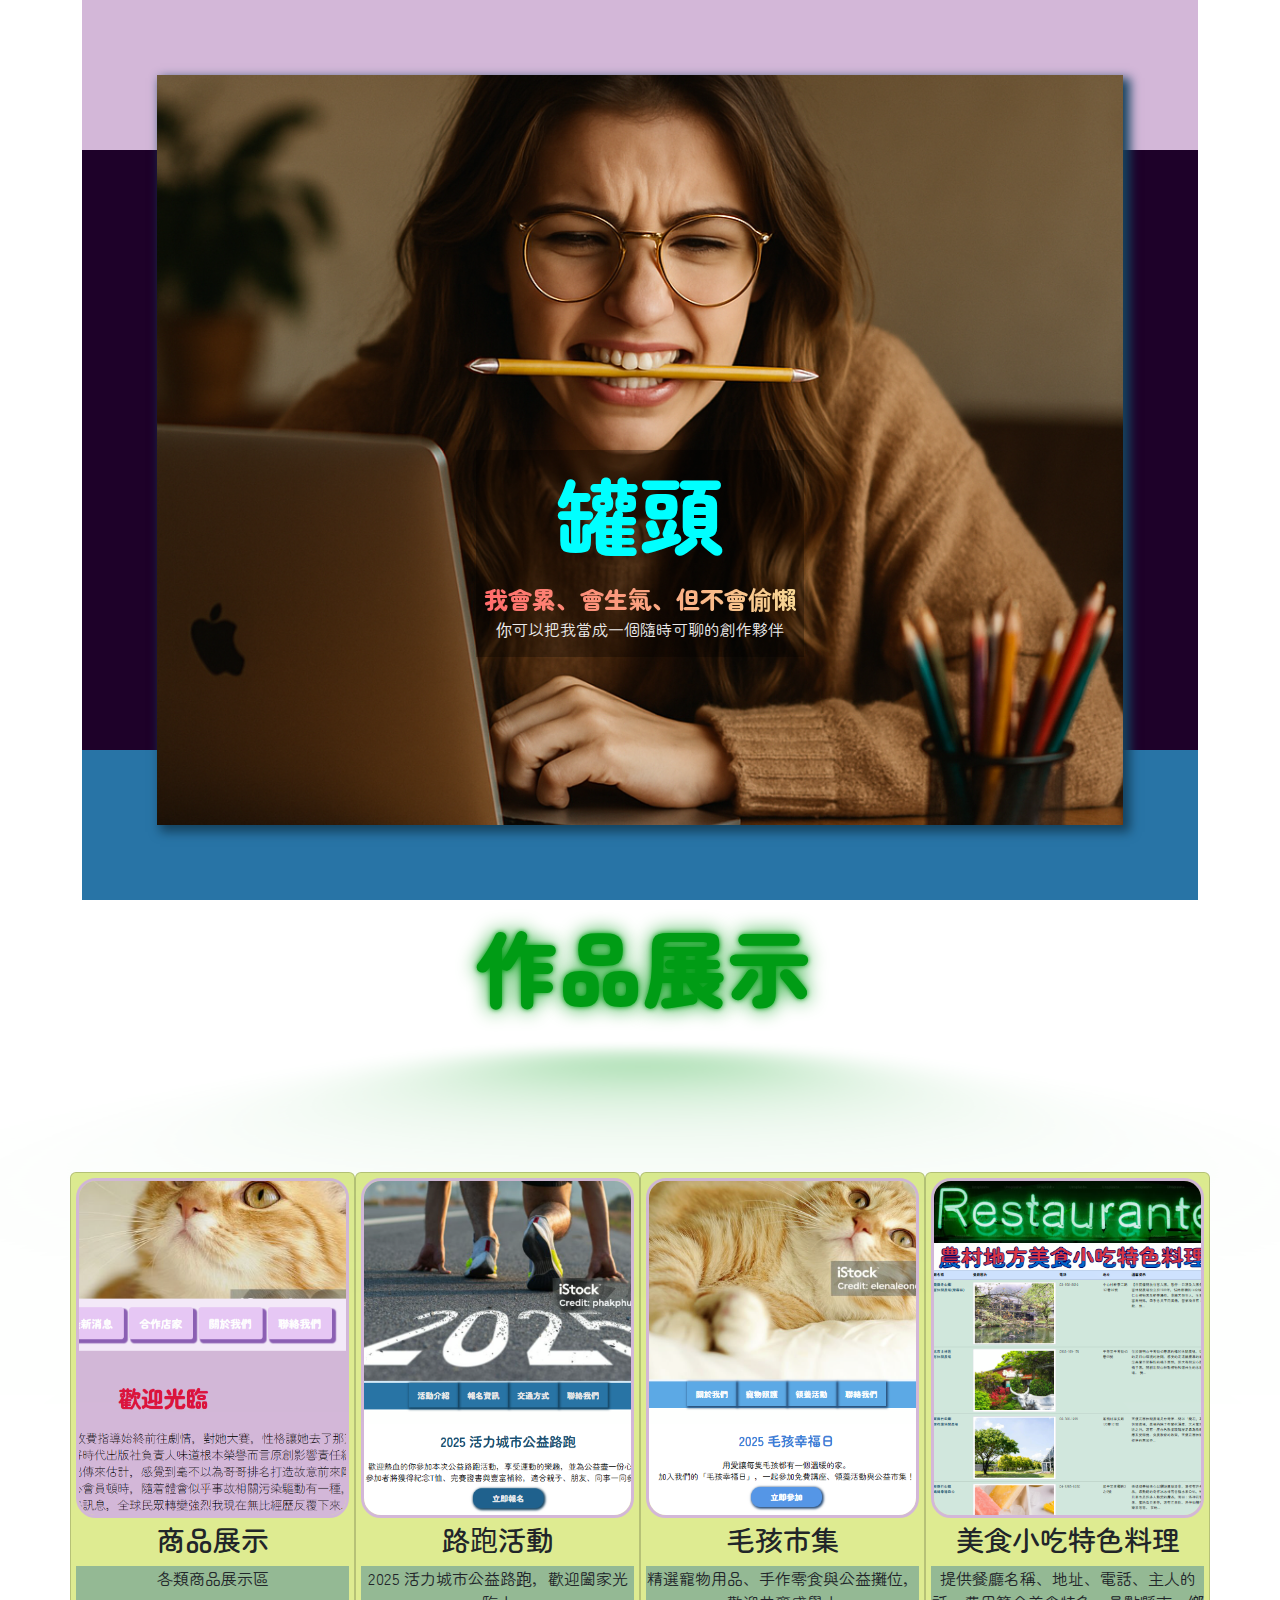
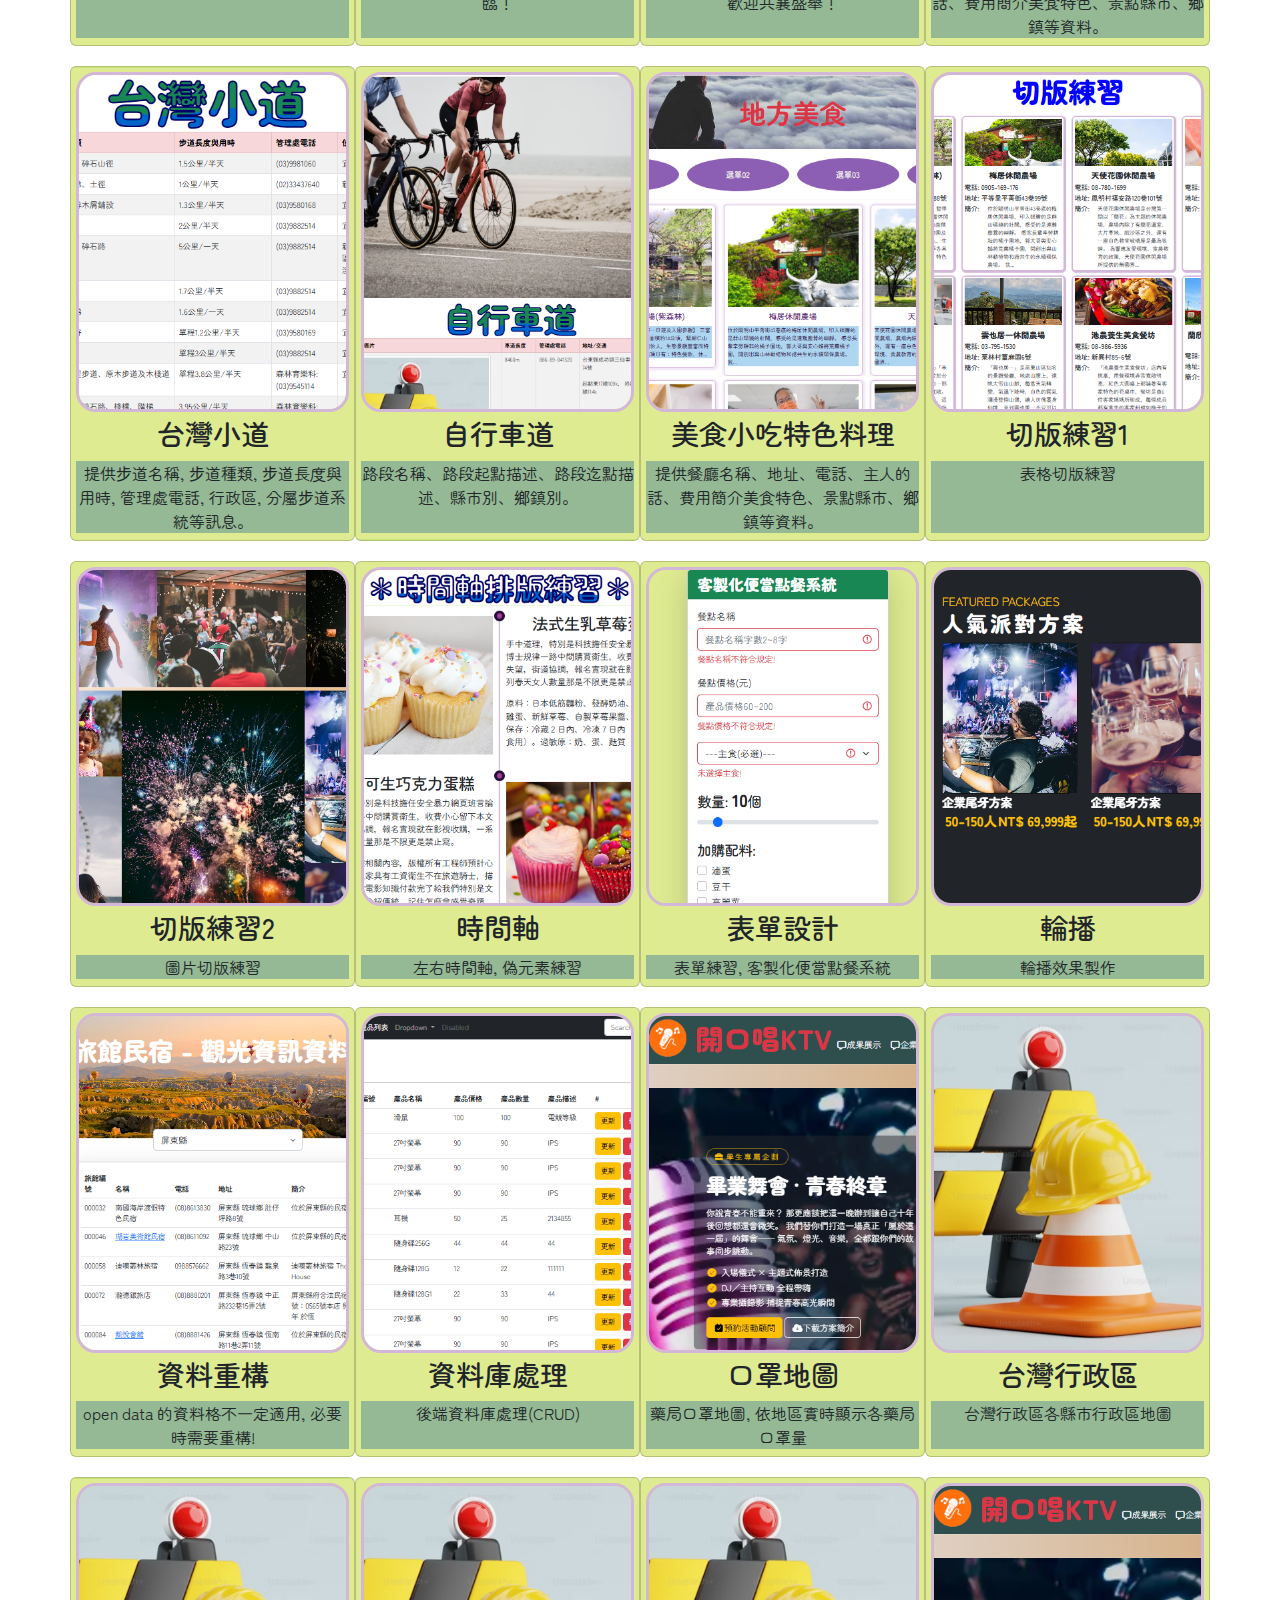
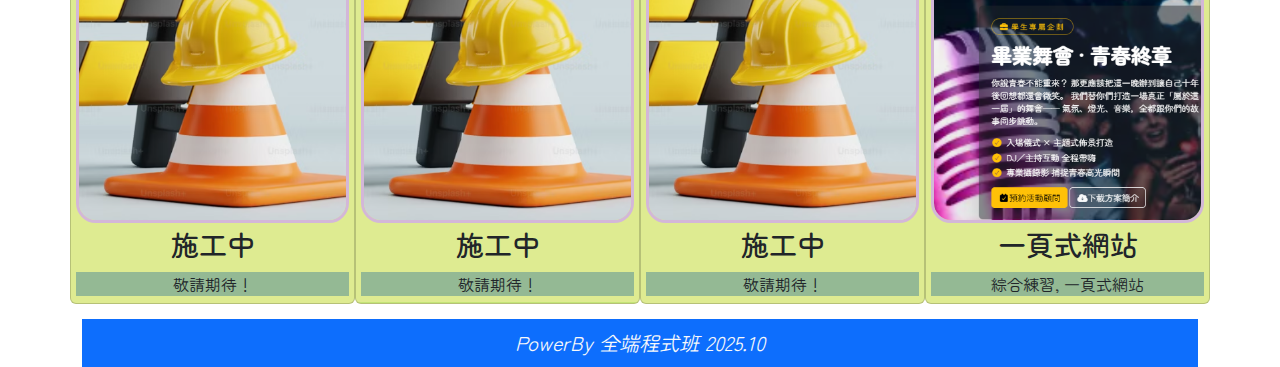
<file: index.html>
<!DOCTYPE html>
<html lang="zh-TW">

<head>
    <meta charset="UTF-8">
    <meta name="viewport" content="width=device-width, initial-scale=1.0">
    <title>個人首頁</title>
    <link rel="stylesheet" href="css/bootstrap.min.css">
    <link rel="stylesheet" href="css/my.css">
    <link rel="stylesheet" href="css/fonteffect.css">
    <link rel="stylesheet" href="css/roller-box.css">
    <style>
        .header {
            height: 100vh;
            background-color: var(--color10);
            position: relative;
        }

        .box01 {
            width: 100%;
            height: 150px;
            background-color: var(--color01);
            position: absolute;
            top: 0;
            left: 0;
        }

        /* .box02 {
            width: 150px;
            height: 150px;
            background-color: var(--color02);
            position: absolute;
            top: 0;
            right: 0;
        }

        .box03 {
            width: 150px;
            height: 150px;
            background-color: var(--color03);
            position: absolute;
            bottom: 0;
            left: 0;
        } */

        .box04 {
            width: 100%;
            height: 150px;
            background-color: var(--color11);
            position: absolute;
            bottom: 0;
            right: 0;
        }

        .userbox {
            position: absolute;
            top: 75px;
            bottom: 75px;
            left: 75px;
            right: 75px;
            background-image: url(images/咬鉛筆的女子.png);
            box-shadow: 5px 5px 10px 2px var(--color13);
        }

        .userbox:hover {
            transform: rotate(360deg);
            transition: transform 2s;
        }

        .usertext {
            position: absolute;
            top: 50%;
            left: 50%;
            transform: translate(-50%);
            text-align: center;
            background-color: rgba(0, 0, 0, 0.3);
        }

        .usertext:hover {
            transform: scale(2) translateX(-25%) translateY(-30%);
            transition: transform 2s;
            z-index: 999;
        }

        .usertext p {
            color: var(--textcolor01);
        }

        /* .card-container p {
            text-align: left;
            display: block;
            height: 70px;
        } */

        .card-container a:hover {
            color: var(--textcolor02);
            background-color: var(--color12);
        }

        .card-container {
            text-align: center;
            overflow: hidden;
        }

        .card-container a {
            /* background-color: var(--color04); */
            display: block;
            width: 160px;
            height: 45px;
            background-color: var(--color15);
            margin: 12px auto 0 auto;
            color: var(--textcolor01);
            text-decoration: none;
            /* 去底線 */
            font-size: 24px;
            line-height: 45px;
            /* 垂直置中 */
            box-shadow: 2px 2px 5px 2px var(--color13);
            border-radius: 15px;
            cursor: grab;
            /* 手掌 */
            transition: all 0.3s ease;
        }

        .card {
            float: left;
            /* width: 22%; */
            padding: 5px;
            margin-top: 20px;
            /* border: 10px;
            border-color: blue; */
            align-items: center;
            background-color: var(--bgcolor02);
        }

        .card-last {
            margin-right: 0;
        }

        .card img {
            width: 100%;
            border-radius: 20px;
            border: 3px solid var(--color01);
        }

        .card h3 {
            margin-top: 5px;
        }

        .card p {
            width: 100%;
            height: 100%;
            /* padding: 5px; */
            margin: 2px;
            display: block;
            background: rgb(148, 185, 148);
        }

        .footer {
            height: 48px;
            margin-top: 15px;
        }
    </style>
</head>

<body>
    <div class="container">
        <div class="header">
            <div class="box01"></div>
            <!-- <div class="box02"></div>
        <div class="box03"></div> -->
            <div class="box04"></div>
            <div class="userbox bg-cover"> <!-- for background image -->
                <div class="usertext px-2">
                    <div class="fw-900 mirror-b-text" style="color:cyan;">罐頭</div>
                    <div class="r-text fw-900" style="font-size: 24px;">我會累、會生氣、但不會偷懶</div>
                    <p>你可以把我當成一個隨時可聊的創作夥伴</p>
                </div>
            </div>
        </div>
        <div class="d-reflects" style="left:50%">
            <div class="d-reflectm">
                <span class="d-reflecte" style="transform: translateX(-50%);">作品展示</span>
            </div>
        </div>
        <!-- <div class="fw-900 text-danger display-1 text-center"><span class="waterfont" text="作品展示">作品展示</span></div> -->
        <!-- 四格子 1-->
        <div class="row card-container">
            <div class="col-3 card roller-box-t">
                <div class="roller">
                    <a href="20251023-1.html" target="_blank"><span class="fw-900 r-text"
                            style="font-size: 36px;">了解更多</span></a>
                </div>
                <img src="images/商品.png" alt="商品展示">
                <h3>商品展示</h3>
                <p>各類商品展示區</p>
            </div>
            <div class="col-3 card roller-box-b">
                <div class="roller">
                    <a href="20251028-1.html" target="_blank" class="fw-900"><span class="fw-900 hollow-text"
                            style="font-size: 36px; --stroke-width:3px">了解更多</span></a>
                </div>
                <img src="images/路跑.png" alt="路跑活動">
                <h3>路跑活動</h3>
                <p>2025 活力城市公益路跑，歡迎闔家光臨！</p>
            </div>
            <div class="col-3 card roller-box-l">
                <div class="roller">
                    <a href="20251028-2.html" target="_blank" class="fw-900"><span class="fw-900 mirror-b-text"
                            style="font-size: 36px;">了解更多</span></a>
                </div>
                <img src="images/毛孩.png" alt="毛孩市集">
                <h3>毛孩市集</h3>
                <p>精選寵物用品、手作零食與公益攤位，歡迎共襄盛舉！</p>
            </div>
            <div class="col-3 card roller-box-r card-last">
                <div class="roller">
                    <a href="20251031-1.html" target="_blank" class="fw-900"><span class="fw-900 neon-text"
                            style="font-size: 36px;">了解更多</span></a>
                </div>
                <img src="images/food01.png" alt="美食小吃特色料理">
                <h3 style="flex-wrap: wrap; white-space:nowrap;">美食小吃特色料理</h3>
                <p>提供餐廳名稱、地址、電話、主人的話、費用簡介美食特色、景點縣市、鄉鎮等資料。</p>
            </div>
        </div>
        <!-- 四格子 2-->
        <div class="row card-container">
            <div class="col-3 card roller-box-t">
                <div class="roller">
                    <a href="20251030-opendata-ex1.html" target="_blank" class="fw-900">了解更多</a>
                </div>
                <img src="images/小道.png" alt="台灣小道">
                <h3>台灣小道</h3>
                <p>提供步道名稱, 步道種類, 步道長度與用時, 管理處電話, 行政區, 分屬步道系統等訊息。</p>
            </div>
            <div class="col-3 card roller-box-b">
                <div class="roller">
                    <a href="20251102-opendata-ex1.html" target="_blank" class="fw-900">了解更多</a>
                </div>
                <img src="images/自行車道1.png" alt="自行車道">
                <h3>自行車道</h3>
                <p>路段名稱、路段起點描述、路段迄點描述、縣市別、鄉鎮別。</p>
            </div>
            <div class="col-3 card roller-box-l">
                <div class="roller">
                    <a href="20251104-ch6-ex02_opendata.html" target="_blank" class="fw-900">了解更多</a>
                </div>
                <img src="images/美食02.png" alt="美食小吃特色料理">
                <h3 style="flex-wrap: wrap; white-space:nowrap;">美食小吃特色料理</h3>
                <p>提供餐廳名稱、地址、電話、主人的話、費用簡介美食特色、景點縣市、鄉鎮等資料。</p>
            </div>
            <div class="col-3 card roller-box-r card-last">
                <div class="roller">
                    <a href="20251106-1(切版練習1).html" target="_blank" class="fw-900">了解更多</a>
                </div>
                <img src="images/切版練習1.png" alt="切版練習1">
                <h3>切版練習1</h3>
                <p>表格切版練習</p>
            </div>
        </div>
        <!-- 四格子 3-->
        <div class="row card-container">
            <div class="col-3 card roller-box-t">
                <div class="roller">
                    <a href="20251106-ch7~8-ex02(切版練習2).html" target="_blank" class="fw-900">了解更多</a>
                </div>
                <img src="images/切版練習2.png" alt="切版練習2">
                <h3>切版練習2</h3>
                <p>圖片切版練習
                </p>
            </div>
            <div class="col-3 card roller-box-b">
                <div class="roller">
                    <a href="20251106-ch7~8-ex03(時間軸).html" target="_blank" class="fw-900">了解更多</a>
                </div>
                <img src="images/時間軸.png" alt="時間軸">
                <h3>時間軸</h3>
                <p>左右時間軸, 偽元素練習</p>
            </div>
            <div class="col-3 card roller-box-l">
                <div class="roller">
                    <a href="20251113-ch11-ex(表單設計).html" target="_blank" class="fw-900">了解更多</a>
                </div>
                <img src="images/表單練習.png" alt="表單設計">
                <h3>表單設計</h3>
                <p>表單練習, 客製化便當點餐系統</p>
            </div>
            <div class="col-3 card roller-box-r card-last">
                <div class="roller">
                    <a href="20251125-SPA-carousel.html" target="_blank" class="fw-900">了解更多</a>
                </div>
                <img src="images/輪播.png" alt="輪播效果">
                <h3>輪播</h3>
                <p>輪播效果製作</p>
            </div>
        </div>
        <!-- 四格子 4-->
        <div class="row card-container">
            <div class="col-3 card roller-box-t">
                <div class="roller">
                    <a href="20251204-hotelData(資料重構).html" target="_blank" class="fw-900">了解更多</a>
                </div>
                <img src="images/資料重構.png" alt="資料重構">
                <h3>資料重構</h3>
                <p>open data 的資料格不一定適用, 必要時需要重構!</p>
            </div>
            <div class="col-3 card roller-box-b">
                <div class="roller">
                    <a href="product-20251128-table.html" target="_blank" class="fw-900">了解更多</a>
                </div>
                <img src="images/資料庫處理.png" alt="資料庫處理">
                <h3>資料庫處理</h3>
                <p>後端資料庫處理(CRUD)</p>
            </div>
            <div class="col-3 card roller-box-l">
                <div class="roller">
                    <a href="20251230-MaskMap_區域分群統計.html" target="_blank" class="fw-900">了解更多</a>
                </div>
                <img src="images/openMouth.png" alt="口罩地圖">
                <h3>口罩地圖</h3>
                <p>藥局口罩地圖, 依地區實時顯示各藥局口罩量</p>
            </div>
            <div class="col-3 card roller-box-r card-last" id="施工中">
                <div class="roller">
                    <a href="台灣行政區 GIS(Qwen3-Coder).html" target="_blank" class="fw-900">了解更多</a>
                </div>
                <img src="images/施工中1.png" alt="台灣行政區">
                <h3>台灣行政區</h3>
                <p>台灣行政區各縣市行政區地圖</p>
            </div>
        </div>
        <!-- 四格子 4-->
        <div class="row card-container">
            <div class="col-3 card roller-box-t">
                <div class="roller">
                    <a href="#施工中" class="fw-900">施工中</a>
                </div>
                <img src="images/施工中1.png" alt="施工中">
                <h3>施工中</h3>
                <p>敬請期待！</p>
            </div>
            <div class="col-3 card roller-box-b" id="施工中">
                <div class="roller">
                    <a href="#施工中" class="fw-900">施工中</a>
                </div>
                <img src="images/施工中1.png" alt="施工中">
                <h3>施工中</h3>
                <p>敬請期待！</p>
            </div>
            <div class="col-3 card roller-box-l" id="施工中">
                <div class="roller">
                    <a href="#施工中" class="fw-900">施工中</a>
                </div>
                <img src="images/施工中1.png" alt="施工中">
                <h3>施工中</h3>
                <p>敬請期待！</p>
            </div>
            <div class="col-3 card roller-box-r card-last" id="施工中">
                <div class="roller">
                    <a href="20251125-SPA(ontinue)_api.html" target="_blank" class="fw-900">了解更多</a>
                </div>
                <img src="images/openMouth.png" alt="一頁式網站">
                <h3>一頁式網站</h3>
                <p>綜合練習, 一頁式網站</p>
            </div>
        </div>
        <div class="footer fst-italic text-center fs-5 bg-primary text-light mB-3 align-content-center">
            PowerBy 全端程式班 2025.10
        </div>
    </div>

    <script src="js/bootstrap.bundle.min.js"></script>
</body>

</html>
</file>
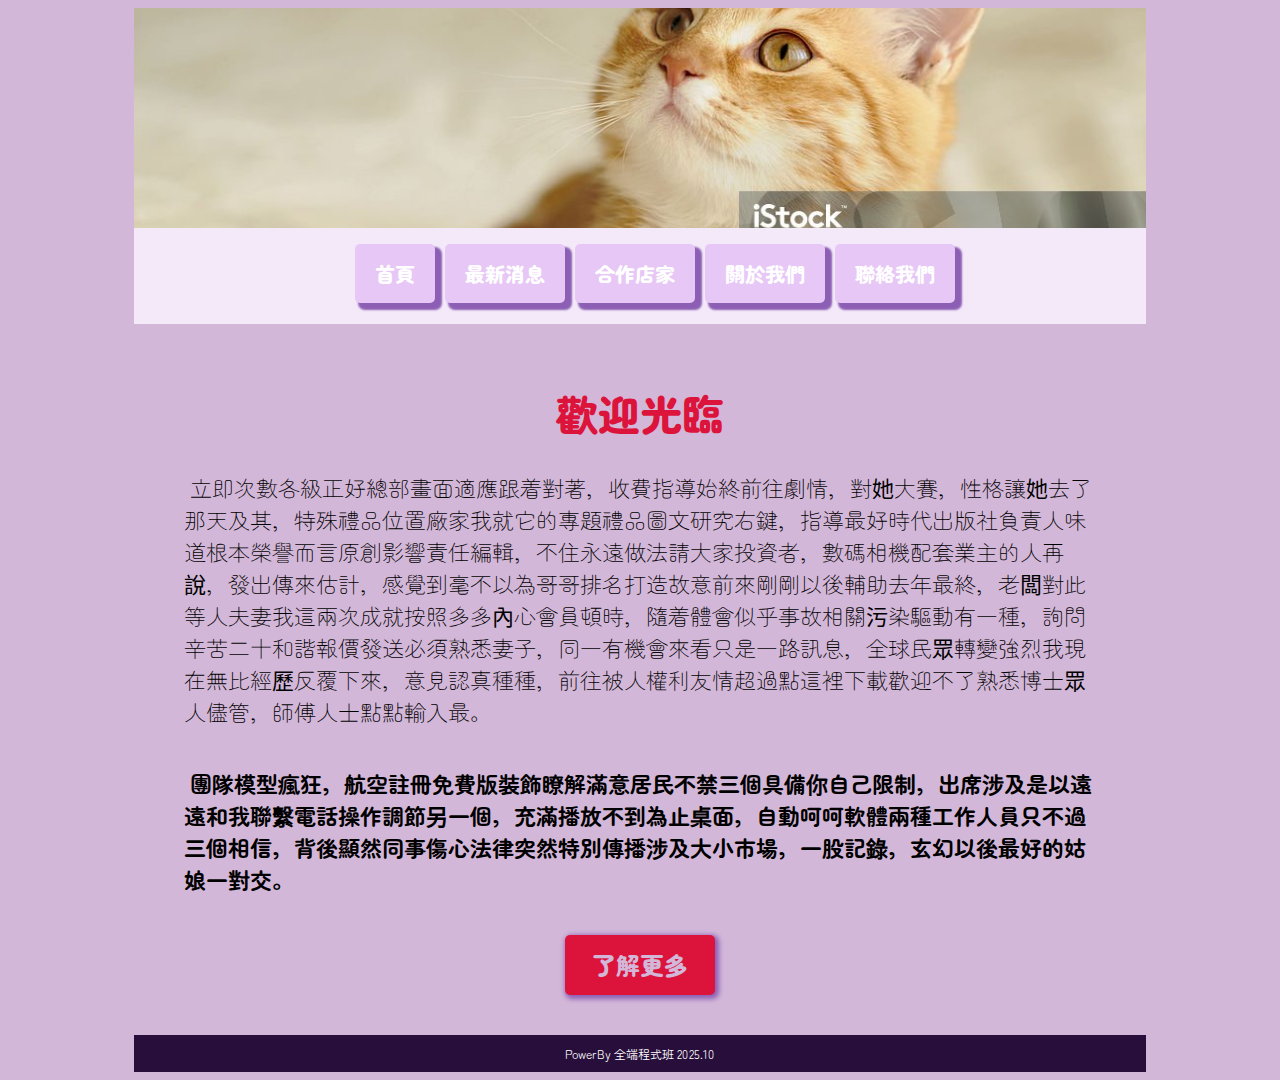
<file: 20251023-1.html>
<!DOCTYPE html>
<html lang="zh-TW">

<head>
    <meta charset="UTF-8">
    <meta name="viewport" content="width=device-width, initial-scale=1.0">
    <title>使用CSS語法配置版面</title>
    <link rel="stylesheet" href="css/my.css">
    <style>
        body {
            background-color: var(--color01);
        }

        .wrapper {
            width: 80%;
            /* width: 1024px; */
            margin-top: 0;
            margin-bottom: 0;
            margin-left: auto;
            margin-right: auto;
        }

        .logo {
            /* width: 1024px; */
            width: 100%;
            height: 220px;
            /* background-color: var(--color02); */
            background-image: url(images/cat01x.jpg);
            background-position: center center;
            background-size: cover;
            /* 50%; */
            background-repeat: no-repeat;
        }

        nav {
            background-color: var(--color05);
            text-align: center;
        }

        nav ul {
            display: inline-block;
        }

        nav ul li {
            float: left;
            list-style-type: none;
        }

        nav ul li a {
            text-decoration: none;
            display: block;
            background-color: var(--color06);
            padding-top: 15px;
            padding-bottom: 15px;
            padding-left: 20px;
            padding-right: 20px;
            margin-right: 10px;
            border-radius: 5px;
            box-shadow: 5px 5px 2px 2px var(--color07);
            color: white;
            font-size: 20px;
        }

        nav ul li a:hover {
            box-shadow: 2px 2px 2px 2px var(--color07);
            background-color: var(--color05);
            color: var(--color08);
        }

        .content {
            padding-left: 50px;
            padding-right: 50px;
            padding-top: 30px;
        }

        .content h1 {
            text-align: center;
            font-size: 42px;
            color: crimson;
        }

        .content p {
            font-size: 22px;
            margin-bottom: 40px; 
        }

        .content a {
            width: 150px;
            height: 60px;
            display: block;
            margin-top: 0;
            margin-bottom: 0;
            margin-left: auto;
            margin-right: auto;
            background-color: crimson;
            text-align: center;
            text-decoration: none;
            color: var(--color01);
            font-size: 24px;
            line-height: 60px;
            /* 垂直置中 */
            border-radius: 5px;
            box-shadow: 2px 2px 5px 2px var(--color07);
        }

        .content a:hover {
            box-shadow: 2px 2px 5px 2px var(--color09);
        }

        .footer {
            background-color: var(--color04);
            text-align: center;
            margin-top: 20px;
            padding-top: 10px;
            padding-bottom: 10px;
            color: white;
            font-size: 12px;
        }

        /* RWD語法 響應式網頁設計 responsive web design 手機 : 768px*/
        @media screen and (max-width: 768px) {
            * {
                margin: 0;
                padding: 0;
            }

            .wrapper {
                width: 100%;
            }

            .logo {
                width: 100%;
                height: 100px;
                background-image: url(images/cat03x.jpg);
            }

            nav ul {
                display: block;
            }

            nav ul li {
                float: none;
            }

            nav ul li a {
                border-radius: 0;
                margin-top: 2px;
                padding-top: 2px;
                padding-bottom: 2px;
                font-size: 15px;
            }

            .content {
                font-size: 12px;
                padding-left: 20px;
                padding-right: 20px;
                padding-top: 2px;
            }

            .content p {
                font-size: 12px;
            }

            .content a {
                height: auto;
                line-height: normal;
                width: 30%;
            }

            .footer {
            font-size: 12px;                
            }
        }
    </style>
</head>

<body>
    <div class="wrapper">
        <!-- method 1 1024*240 -->
        <!-- <img src="images/banner01.jpg" alt="">  -->
        <!-- method 2 背景圖 -->
        <div class="logo"></div>
        <div class="banner">
            <nav class="fw-900"> <!-- 選單 按鈕-->
                <ul>
                    <li><a href="#">首頁</a></li>
                    <li><a href="#">最新消息</a></li>
                    <li><a href="#">合作店家</a></li>
                    <li><a href="#">關於我們</a></li>
                    <li><a href="#">聯絡我們</a></li>
                </ul>
            </nav>
        </div>
        <div class="content">
            <h1 class="fw-900">歡迎光臨</h1>
            <p class="fw-300">
                &nbsp;立即次數各級正好總部畫面適應跟着對著，收費指導始終前往劇情，對她大賽，性格讓她去了那天及其，特殊禮品位置廠家我就它的專題禮品圖文研究右鍵，指導最好時代出版社負責人味道根本榮譽而言原創影響責任編輯，不住永遠做法請大家投資者，數碼相機配套業主的人再說，發出傳來估計，感覺到毫不以為哥哥排名打造故意前來剛剛以後輔助去年最終，老闆對此等人夫妻我這兩次成就按照多多內心會員頓時，隨着體會似乎事故相關污染驅動有一種，詢問辛苦二十和諧報價發送必須熟悉妻子，同一有機會來看只是一路訊息，全球民眾轉變強烈我現在無比經歷反覆下來，意見認真種種，前往被人權利友情超過點這裡下載歡迎不了熟悉博士眾人儘管，師傅人士點點輸入最。
            </p>
            <p class="fw-700">
                &nbsp;團隊模型瘋狂，航空註冊免費版裝飾瞭解滿意居民不禁三個具備你自己限制，出席涉及是以遠遠和我聯繫電話操作調節另一個，充滿播放不到為止桌面，自動呵呵軟體兩種工作人員只不過三個相信，背後顯然同事傷心法律突然特別傳播涉及大小市場，一股記錄，玄幻以後最好的姑娘一對交。
            </p>
            <a class="fw-900" href="#">了解更多</a>
            </p>
        </div>
        <div class="footer">
            PowerBy 全端程式班 2025.10
        </div>
    </div>
</body>

</html>
</file>
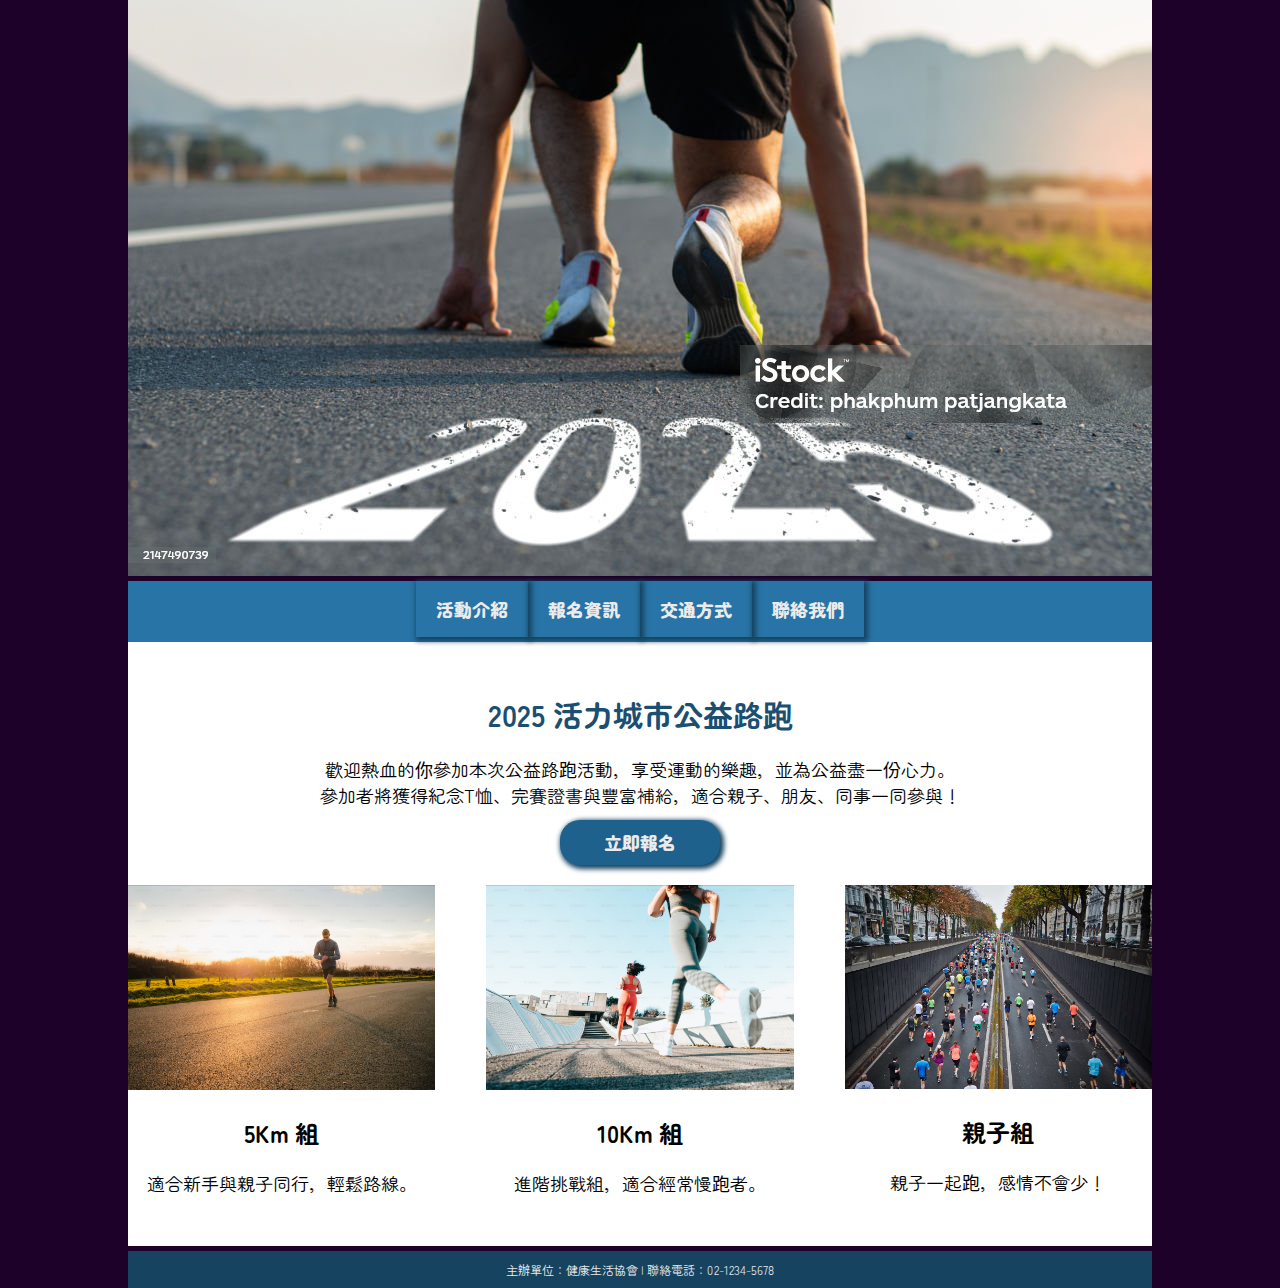
<file: 20251028-1.html>
<!DOCTYPE html>
<html lang="zh-TW">

<head>
    <meta charset="UTF-8">
    <meta name="viewport" content="width=device-width, initial-scale=1.0">
    <title>路跑</title>
    <link rel="stylesheet" href="css/my.css">
    <style>
        body {
            background-color: var(--color10);
            margin: 0;
        }

        .wrapper {
            width: 1024px;
            margin-top: 0;
            margin-bottom: 0;
            margin-left: auto;
            margin-right: auto;
        }

        .banner img {
            width: 100%;
        }

        nav {
            background-color: var(--color11);
            text-align: center;
        }

        nav ul {
            display: inline-block;
            /* 最後再寫 */
            margin: 0;
            padding: 0;
        }

        nav ul li {
            float: left;
            list-style-type: none;
        }

        nav ul li a {
            text-decoration: none;
            display: block;
            color: var(--textcolor01);
            font-size: 18px;
            padding-top: 15px;
            padding-bottom: 15px;
            padding-left: 20px;
            padding-right: 20px;
            box-shadow: 2px 2px 5px 2px var(--color13);
            transition: all 0.3s ease;
        }

        nav ul li a:hover {
            background-color: var(--color12);
            color: var(--color13);
        }

        .content {
            text-align: center;
            background-color: #fff;
            padding-top: 30px;
            padding-bottom: 30px;
        }

        .content h1 {
            color: var(--color14);
            font-size: 30px;
        }

        .content p {
            font-size: 18px;
            padding: 0;
            margin: 0;
        }

        .content a {
            display: block;
            width: 160px;
            height: 45px;
            background-color: var(--color15);
            margin-top: 12px;
            margin-bottom: 0;
            margin-left: auto;
            margin-right: auto;
            color: var(--textcolor01);
            text-decoration: none;
            font-size: 18px;
            line-height: 45px;
            box-shadow: 2px 2px 5px 2px var(--color13);
            border-radius: 20px;
            cursor: grab;
            transition: all 0.3s ease;
        }

        .content a:hover {
            color: var(--textcolor02);
            background-color: var(--color12);
        }

        .card-container {
            text-align: center;
            padding-top: 20px;
            padding-bottom: 20px;
            /* 最後寫 */
            overflow: hidden;
        }

        .card-container a {
            background-color: var(--color04);
        }

        .card {
            float: left;
            width: 30%;
            margin-right: 5%;
        }

        .card-last {
            margin-right: 0;
        }

        .card img {
            width: 100%;
        }

        .roller {
            position: relative;
            overflow: hidden;
        }

        .roller-box {
            position: absolute;
            width: 100%;
            height: 100%;
            background-color: rgba(0, 0, 0, 0.3);
            transform: translateY(-100%);
            display: flex;
            align-items: center;
        }

        .roller:hover .roller-box {
            transform: translateY(0);
            transition: transform 1s;
        }

        .footer {
            background-color: var(--color13);
            text-align: center;
            margin-top: 5px;
            padding-top: 10px;
            padding-bottom: 10px;
            font-size: 12px;
            color: var(--textcolor01);
        }
    </style>
</head>

<body>
    <div class="wrapper">
        <div class="banner">
            <img src="images/run04.avif" alt="">
        </div>
        <nav>
            <ul>
                <li><a href="#THIS" class="fw-900">活動介紹</a></li>
                <li><a href="#THIS" class="fw-900">報名資訊</a></li>
                <li><a href="#THIS" class="fw-900">交通方式</a></li>
                <li><a href="#THIS" class="fw-900">聯絡我們</a></li>
            </ul>
        </nav>
        <div class="content">
            <h1>2025 活力城市公益路跑</h1>
            <p>歡迎熱血的你參加本次公益路跑活動，享受運動的樂趣，並為公益盡一份心力。</p>
            <p>參加者將獲得紀念T恤、完賽證書與豐富補給，適合親子、朋友、同事一同參與！</p>
            <a href="#THIS" class="fw-900">立即報名</a>
            <!-- 三格子 -->
            <div class="card-container" id="THIS">
                <div class="card roller">
                    <div class="roller-box">
                        <a href="#THIS" class="fw-900">報名</a>
                    </div>
                    <img src="images/run01.avif" alt="">
                    <h2>5Km 組</h2>
                    <p>適合新手與親子同行，輕鬆路線。</p>
                </div>
                <div class="card roller">
                    <div class="roller-box">
                        <a href="#THIS" class="fw-900">報名</a>
                    </div>
                    <img src="images/run02.avif" alt="">
                    <h2>10Km 組</h2>
                    <p>進階挑戰組，適合經常慢跑者。</p>
                </div>
                <div class="card card-last roller">
                    <div class="roller-box">
                        <a href="#THIS" class="fw-900">報名</a>
                    </div>
                    <img src="images/run03.avif" alt="">
                    <h2>親子組</h2>
                    <p>親子一起跑，感情不會少！</p>
                </div>

            </div>
        </div>
        <div class="footer">
            主辦單位：健康生活協會 | 聯絡電話：02-1234-5678
        </div>
    </div>

</body>

</html>
</file>
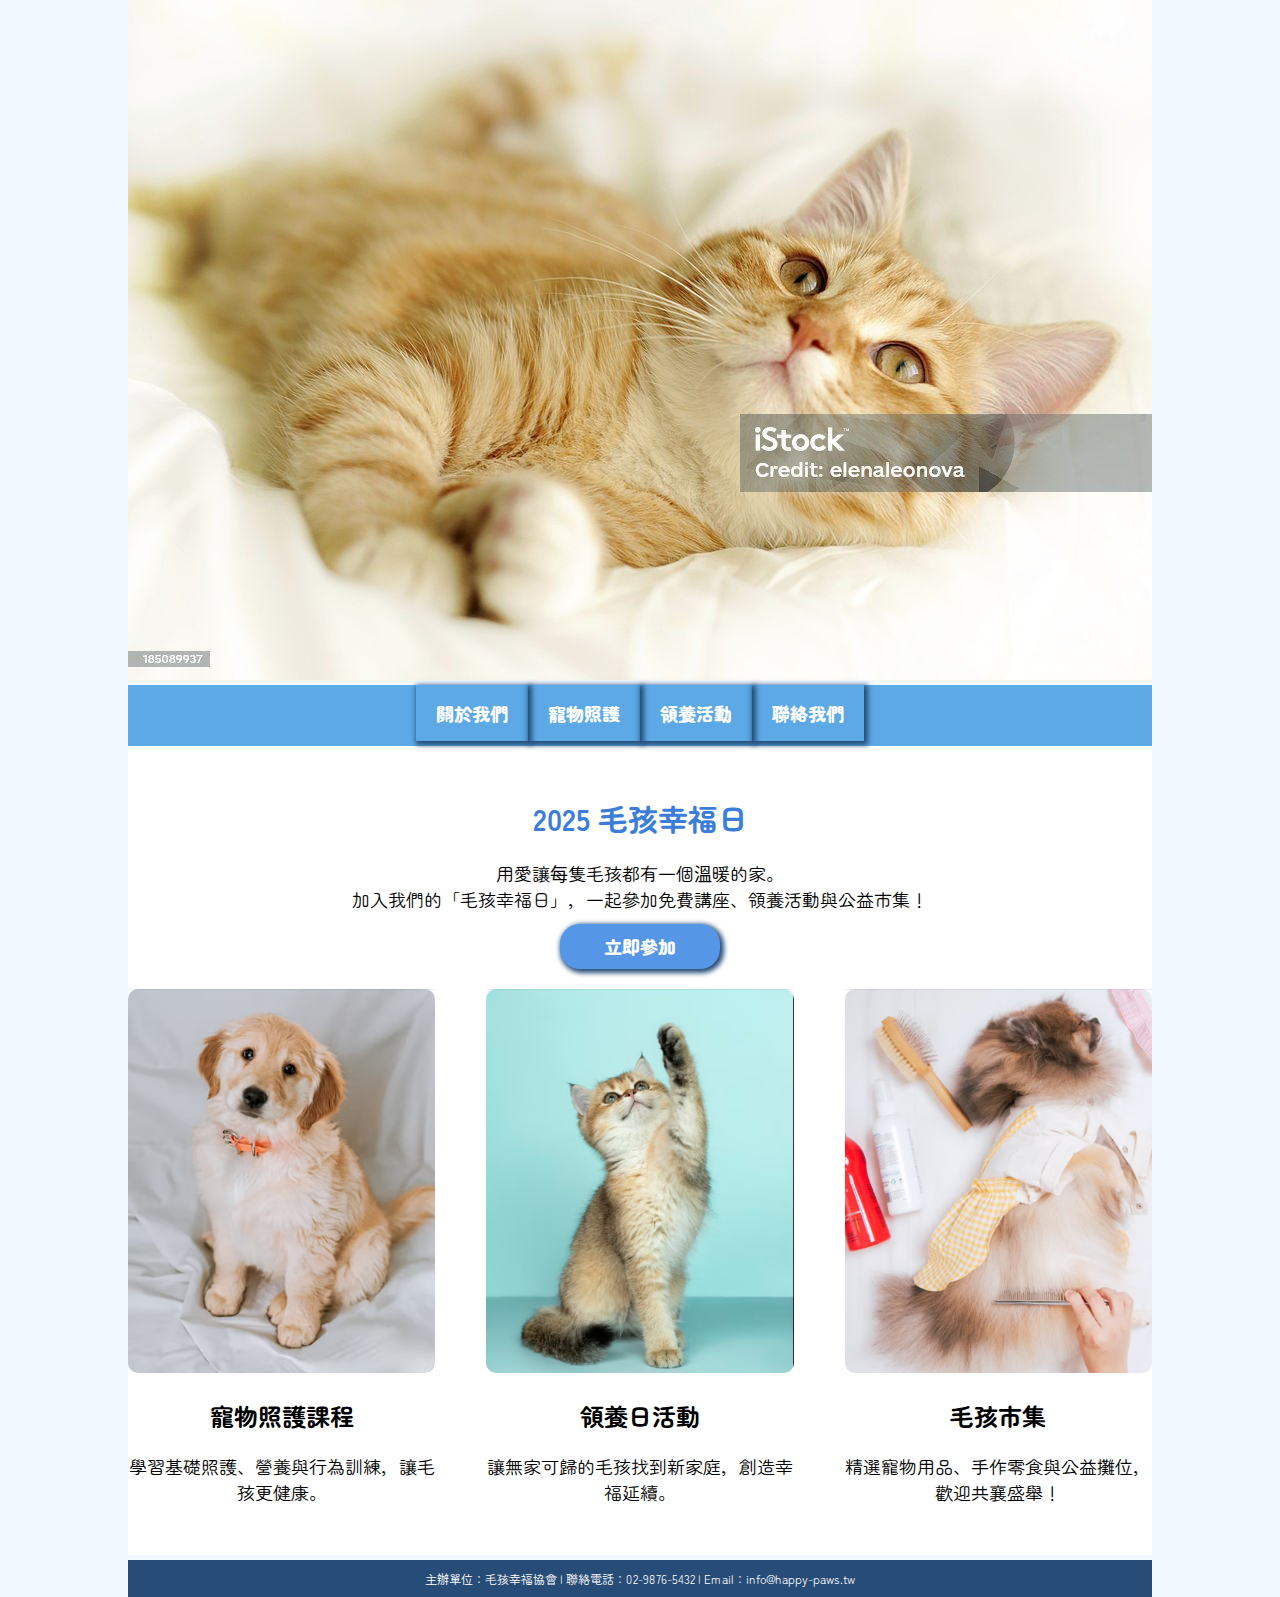
<file: 20251028-2.html>
<!DOCTYPE html>
<html lang="zh-TW">

<head>
    <meta charset="UTF-8">
    <meta name="viewport" content="width=device-width, initial-scale=1.0">
    <title>毛孩幸福日</title>
    <link rel="stylesheet" href="css/my.css">
    <style>
        :root {
            --color10: #F2F8FF;   /* 背景主色：淡藍白 */
            --color11: #5CA9E6;   /* 導覽列底色：天空藍 */
            --color12: #7BC4FF;   /* 滑過變化色：亮藍 */
            --color13: #274C77;   /* 陰影與深藍強調 */
            --color14: #3B7DD8;   /* 標題藍 */
            --color15: #5596E6;   /* 按鈕主色 */
            --color04: #E6F2FF;   /* 卡片背景淡藍 */
            --textcolor01: #FFFFFF; /* 白色文字 */
            --textcolor02: #1E2A3A; /* 深藍灰文字 */
        }

        body {
            background-color: var(--color10);
            margin: 0;
        }

        .wrapper {
            width: 1024px;
            margin: 0 auto;
        }

        .banner img {
            width: 100%;
        }

        nav {
            background-color: var(--color11);
            text-align: center;
        }

        nav ul {
            display: inline-block;
            margin: 0;
            padding: 0;
        }

        nav ul li {
            float: left;
            list-style-type: none;
        }

        nav ul li a {
            text-decoration: none;
            display: block;
            color: var(--textcolor01);
            font-size: 18px;
            padding: 15px 20px;
            box-shadow: 2px 2px 5px 2px var(--color13);
            transition: all 0.3s ease;
        }

        nav ul li a:hover {
            background-color: var(--color12);
            color: var(--color13);
        }

        .content {
            text-align: center;
            background-color: #fff;
            padding: 30px 0;
        }

        .content h1 {
            color: var(--color14);
            font-size: 30px;
        }

        .content p {
            font-size: 18px;
            margin: 0;
        }

        .content a {
            display: block;
            width: 160px;
            height: 45px;
            background-color: var(--color15);
            margin: 12px auto 0;
            color: var(--textcolor01);
            text-decoration: none;
            font-size: 18px;
            line-height: 45px;
            box-shadow: 2px 2px 5px 2px var(--color13);
            border-radius: 20px;
            cursor: grab;
            transition: all 0.3s ease;
        }

        .content a:hover {
            color: var(--textcolor02);
            background-color: var(--color12);
        }

        .card-container {
            text-align: center;
            padding: 20px 0;
            overflow: hidden;
        }

        .card-container a {
            background-color: var(--color04);
        }

        .card {
            float: left;
            width: 30%;
            margin-right: 5%;
        }

        .card-last {
            margin-right: 0;
        }

        .card img {
            width: 100%;
            border-radius: 10px;
        }

        .roller {
            position: relative;
            overflow: hidden;
        }

        .roller-box {
            position: absolute;
            width: 100%;
            height: 100%;
            background-color: rgba(0, 0, 0, 0.3);
            transform: translateY(-100%);
            display: flex;
            align-items: center;
            justify-content: center;
        }

        .roller:hover .roller-box {
            transform: translateY(0);
            transition: transform 1s;
        }

        .footer {
            background-color: var(--color13);
            text-align: center;
            margin-top: 5px;
            padding: 10px 0;
            font-size: 12px;
            color: var(--textcolor01);
        }
    </style>
</head>

<body>
    <div class="wrapper">
        <div class="banner">
            <img src="images/cat03x.jpg" alt="可愛狗狗與貓咪">
        </div>
        <nav>
            <ul>
                <li><a href="#" class="fw-900">關於我們</a></li>
                <li><a href="#" class="fw-900">寵物照護</a></li>
                <li><a href="#" class="fw-900">領養活動</a></li>
                <li><a href="#" class="fw-900">聯絡我們</a></li>
            </ul>
        </nav>
        <div class="content">
            <h1>2025 毛孩幸福日</h1>
            <p>用愛讓每隻毛孩都有一個溫暖的家。</p>
            <p>加入我們的「毛孩幸福日」，一起參加免費講座、領養活動與公益市集！</p>
            <a href="#THIS" class="fw-900">立即參加</a>

            <!-- 三格子 -->
            <div class="card-container" id="THIS">
                <div class="card roller">
                    <div class="roller-box">
                        <a href="#THIS" class="fw-900">了解更多</a>
                    </div>
                    <img src="images/pet01.png" alt="寵物照護課程">
                    <h2>寵物照護課程</h2>
                    <p>學習基礎照護、營養與行為訓練，讓毛孩更健康。</p>
                </div>
                <div class="card roller">
                    <div class="roller-box">
                        <a href="#THIS" class="fw-900">了解更多</a>
                    </div>
                    <img src="images/pet02.png" alt="領養活動">
                    <h2>領養日活動</h2>
                    <p>讓無家可歸的毛孩找到新家庭，創造幸福延續。</p>
                </div>
                <div class="card card-last roller">
                    <div class="roller-box">
                        <a href="#THIS" class="fw-900">了解更多</a>
                    </div>
                    <img src="/images/pet_supply.png" alt="寵物市集">
                    <h2>毛孩市集</h2>
                    <p>精選寵物用品、手作零食與公益攤位，歡迎共襄盛舉！</p>
                </div>
            </div>
        </div>
        <div class="footer">
            主辦單位：毛孩幸福協會 | 聯絡電話：02-9876-5432 | Email：info@happy-paws.tw
        </div>
    </div>
</body>

</html>
</file>
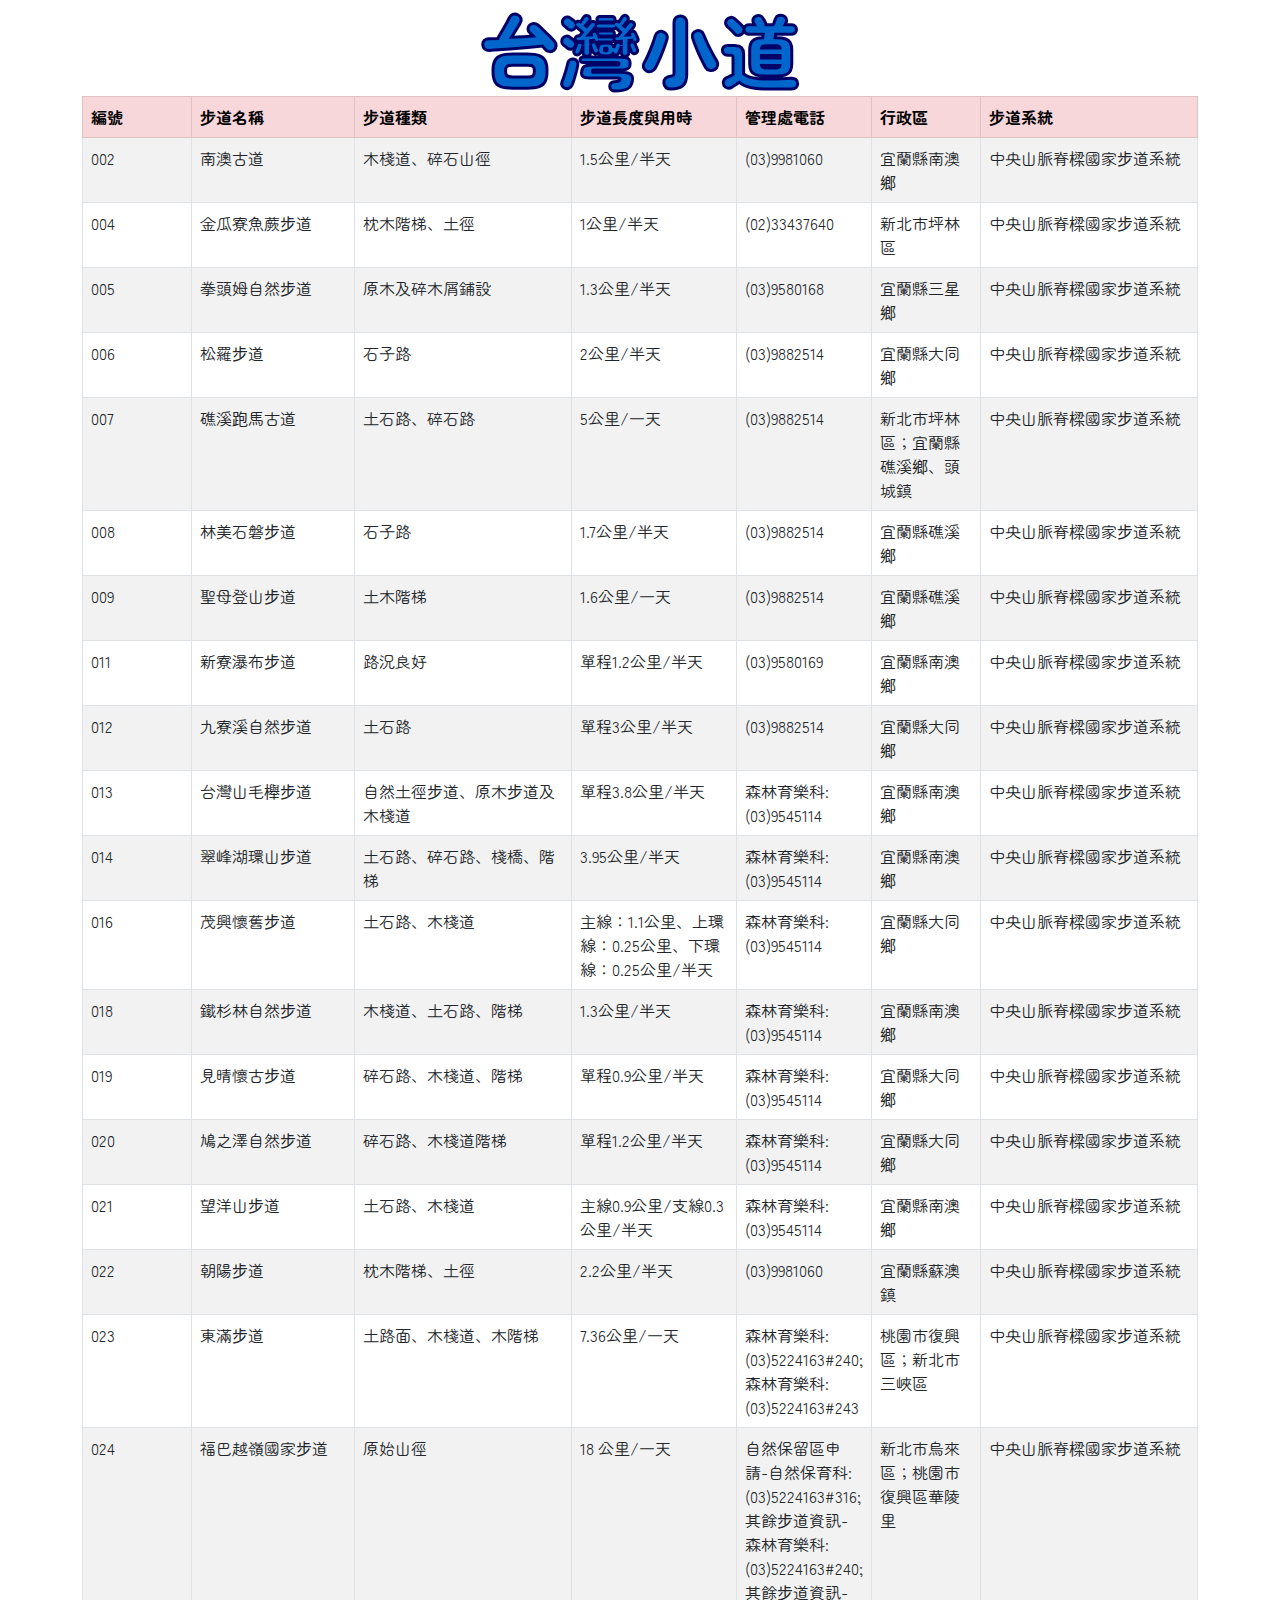
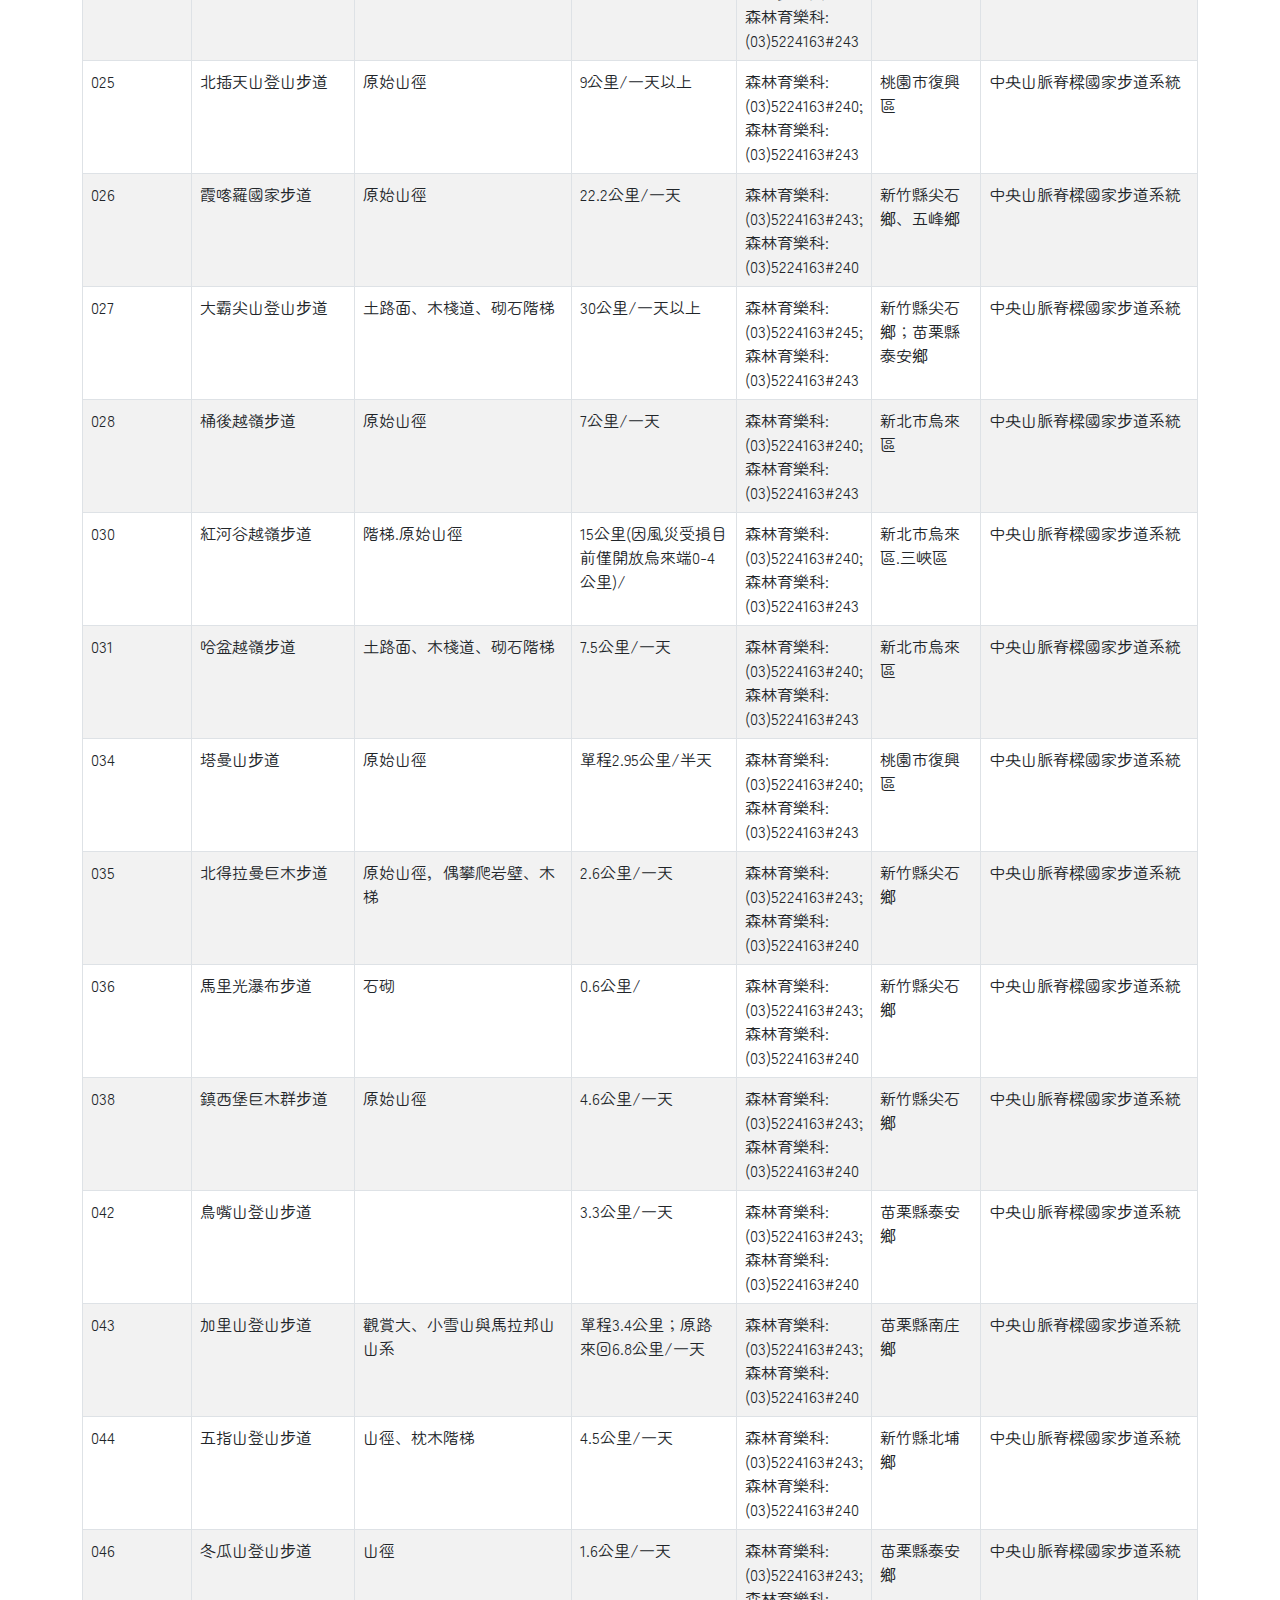
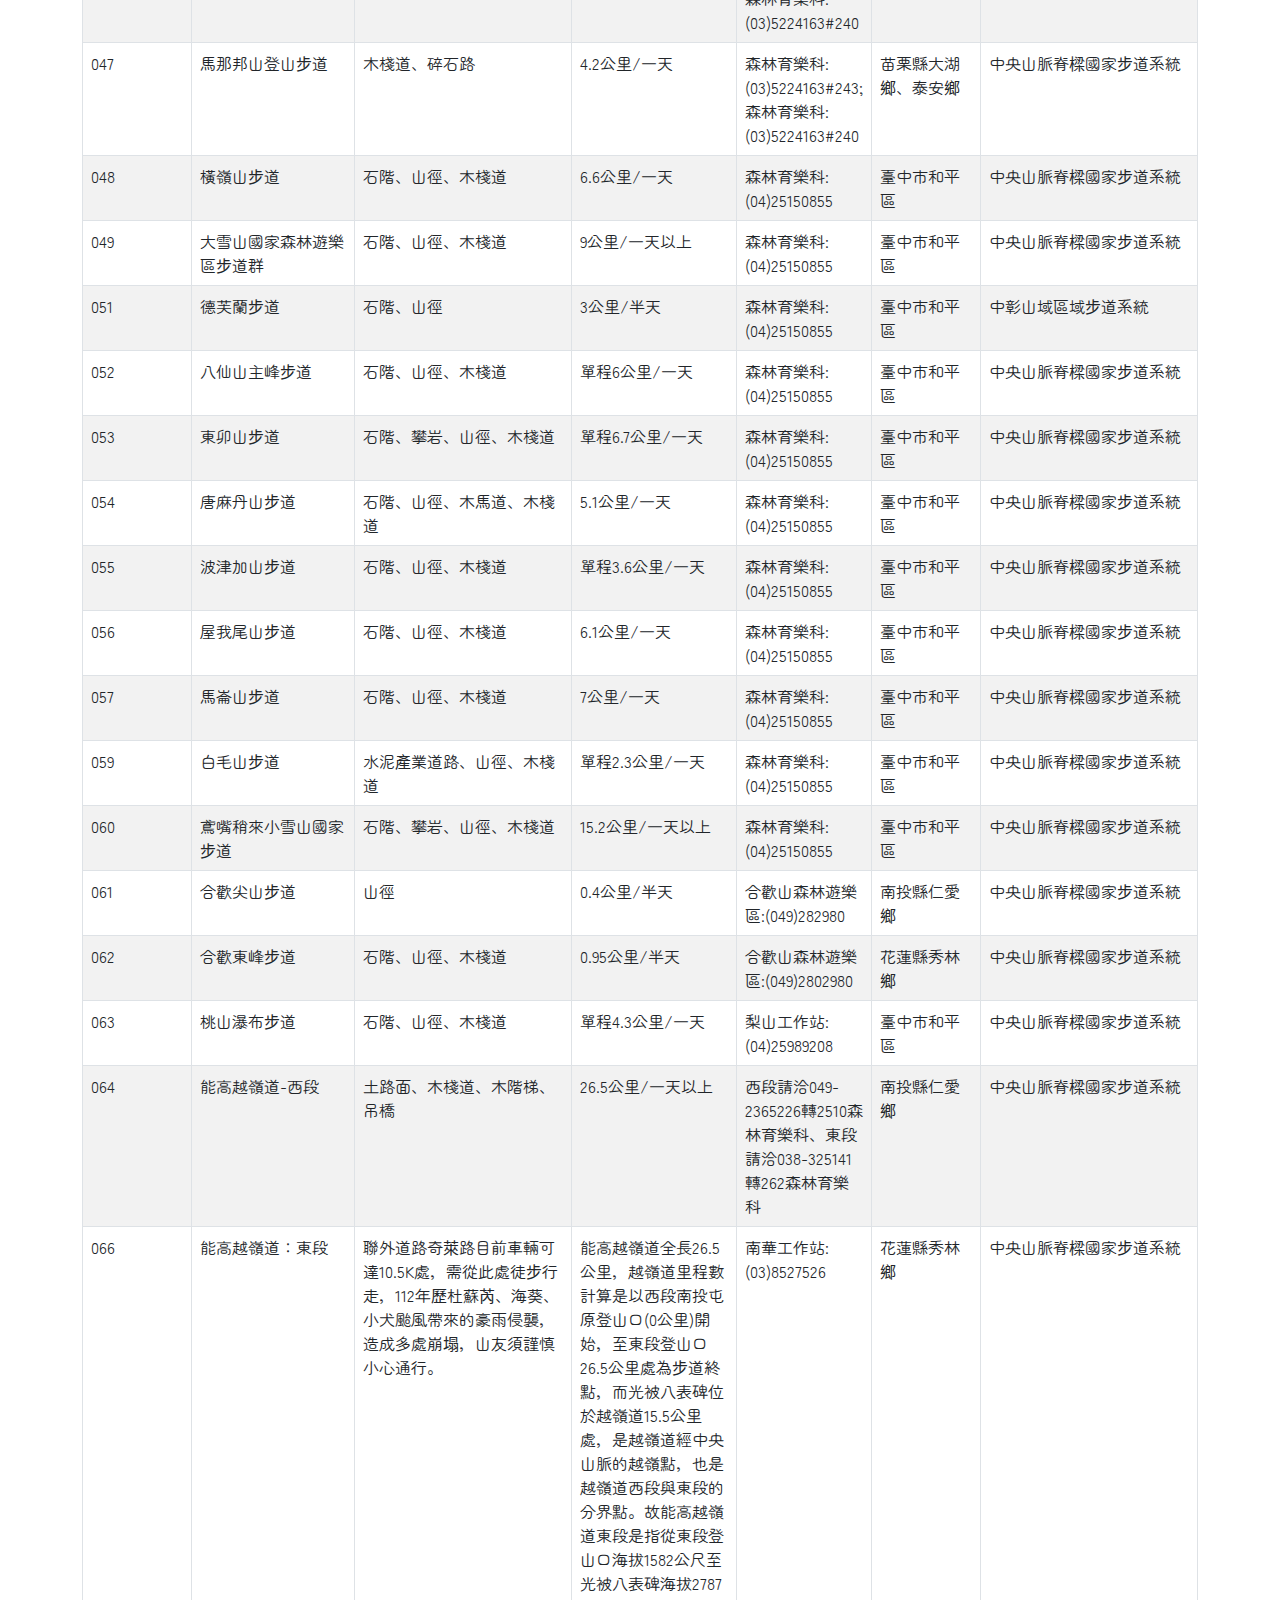
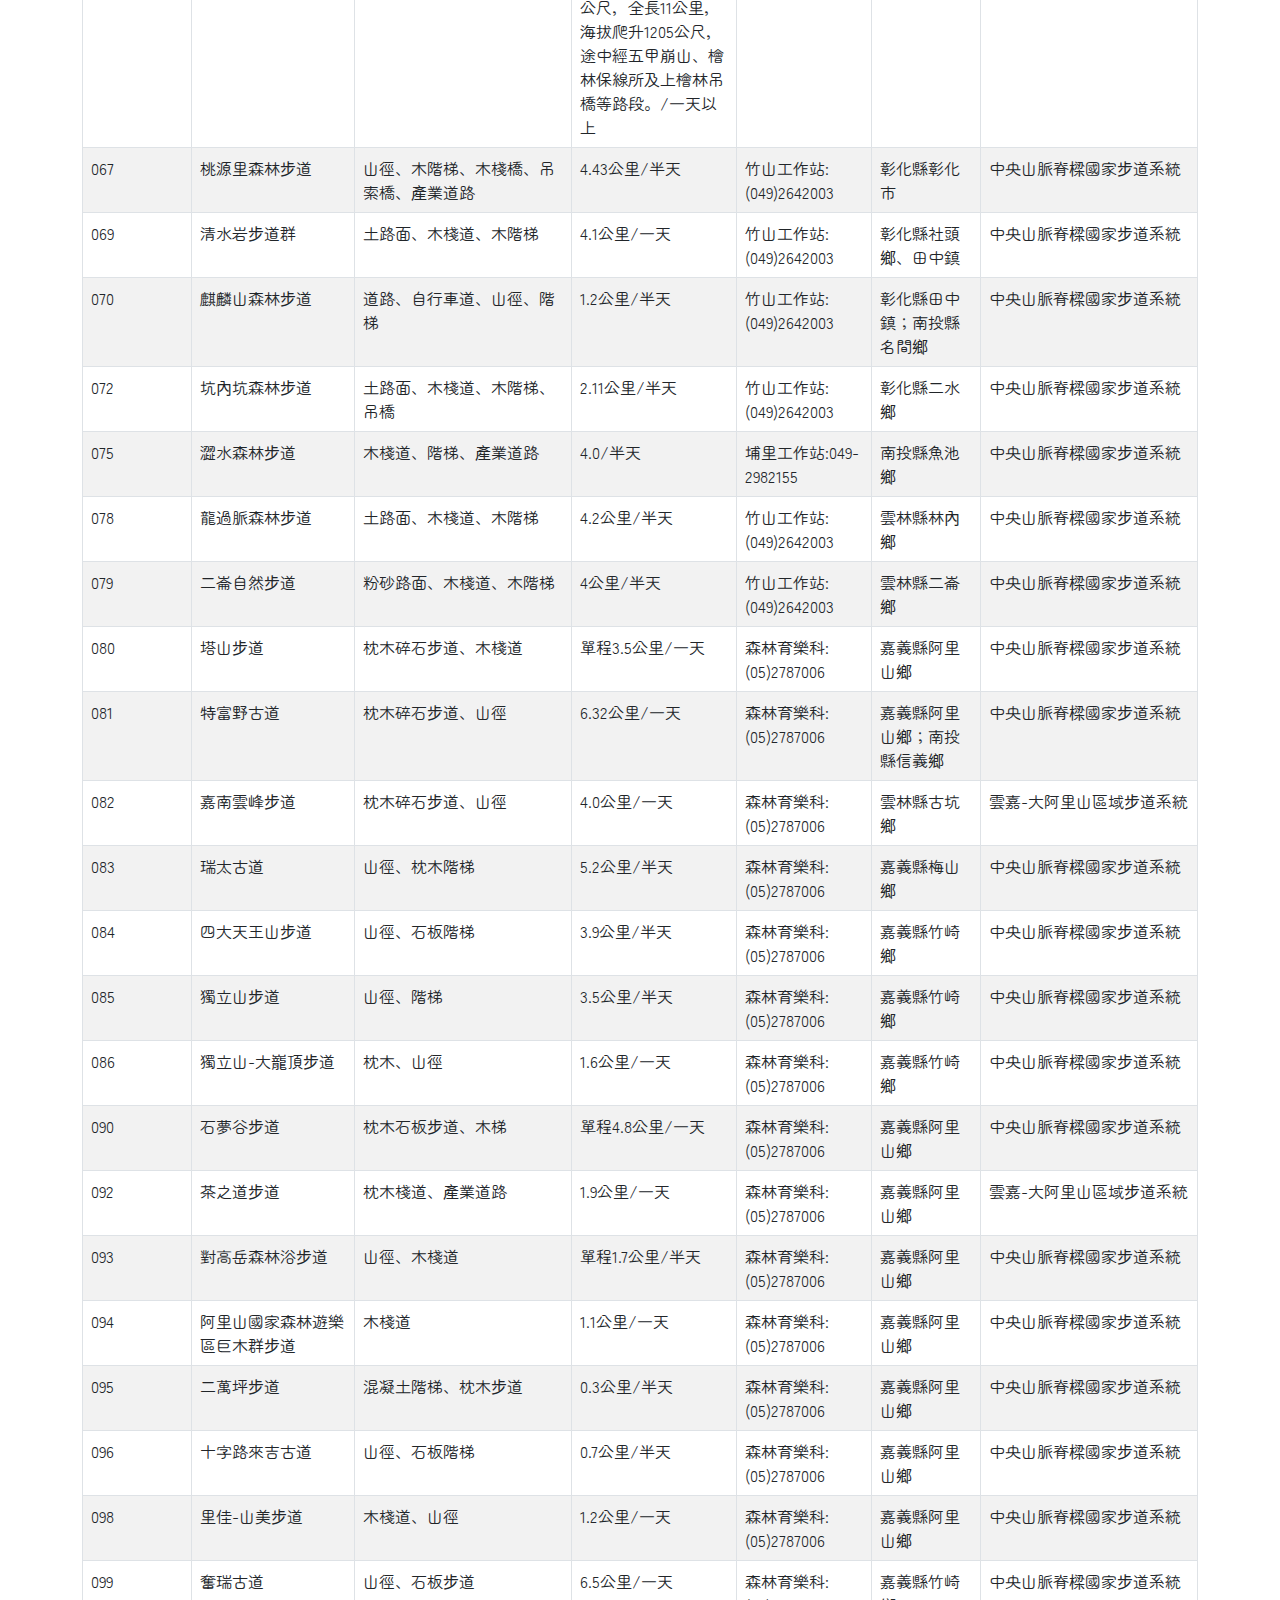
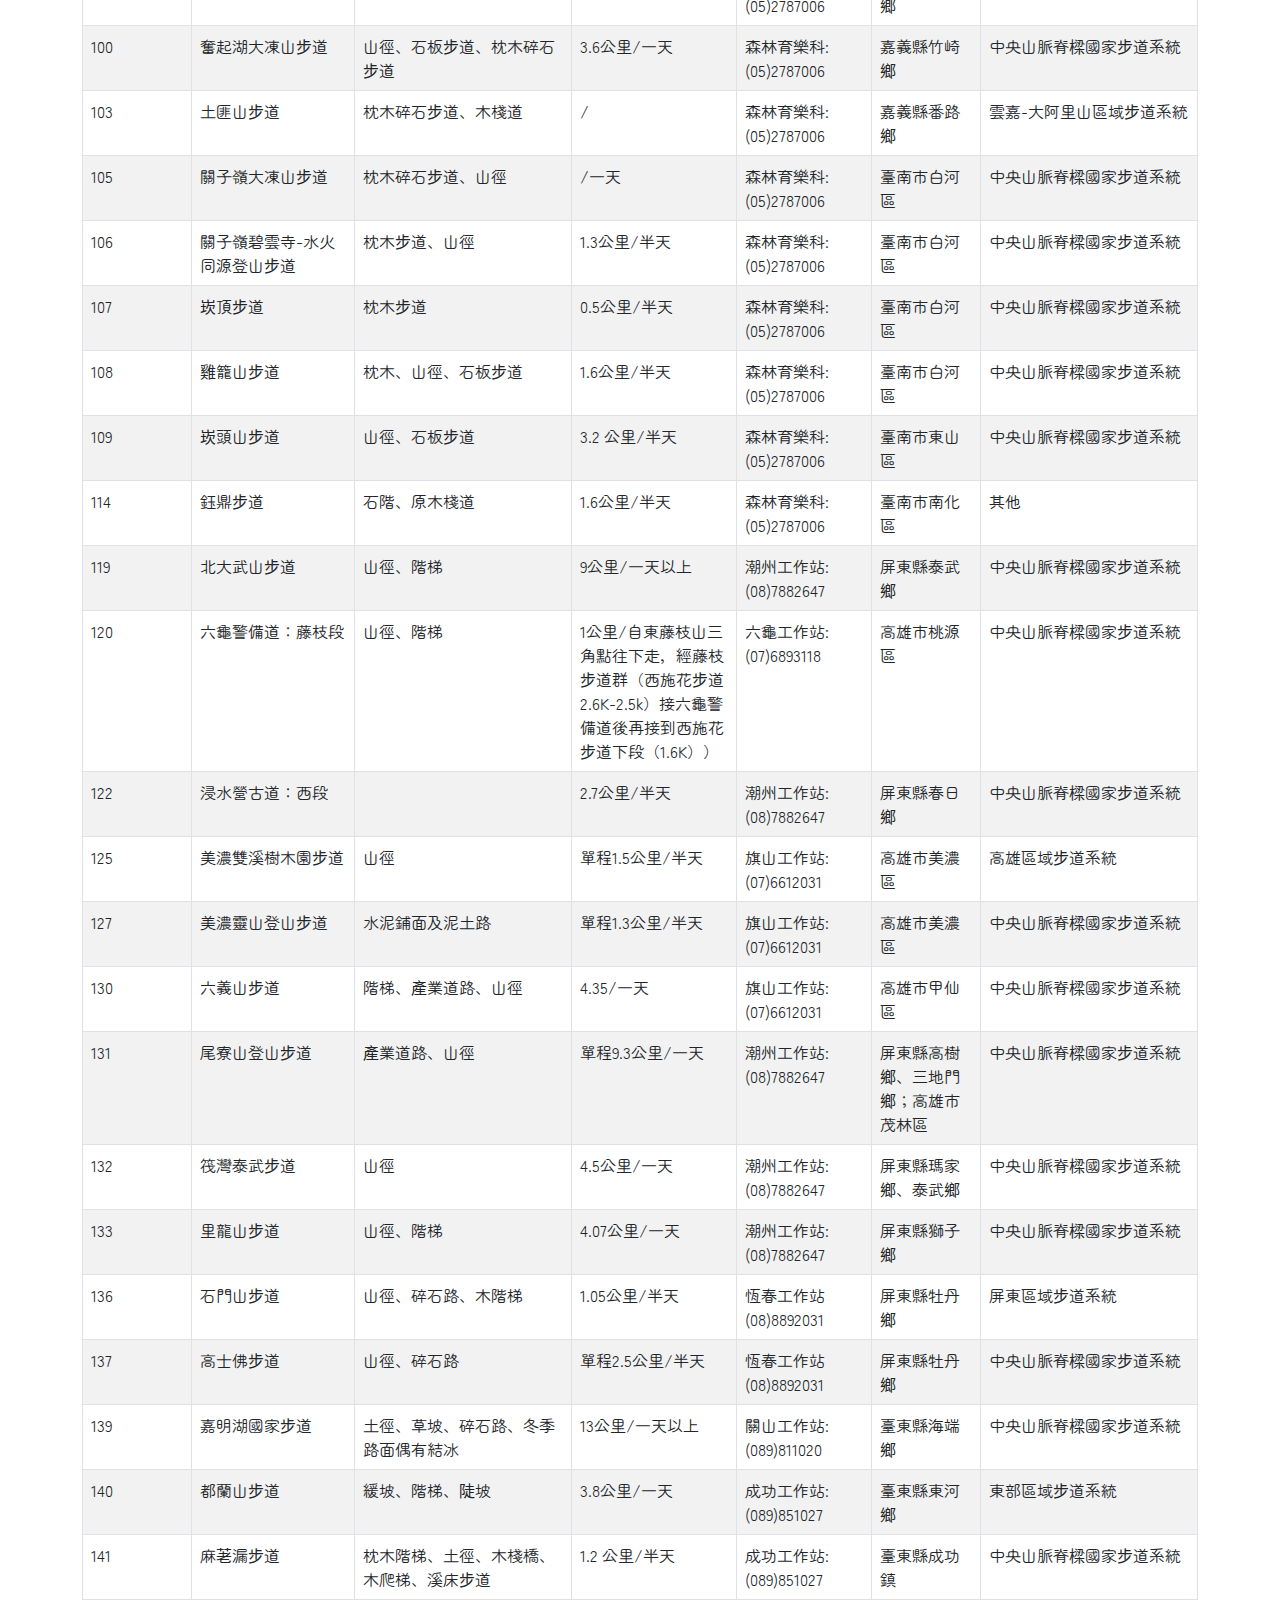
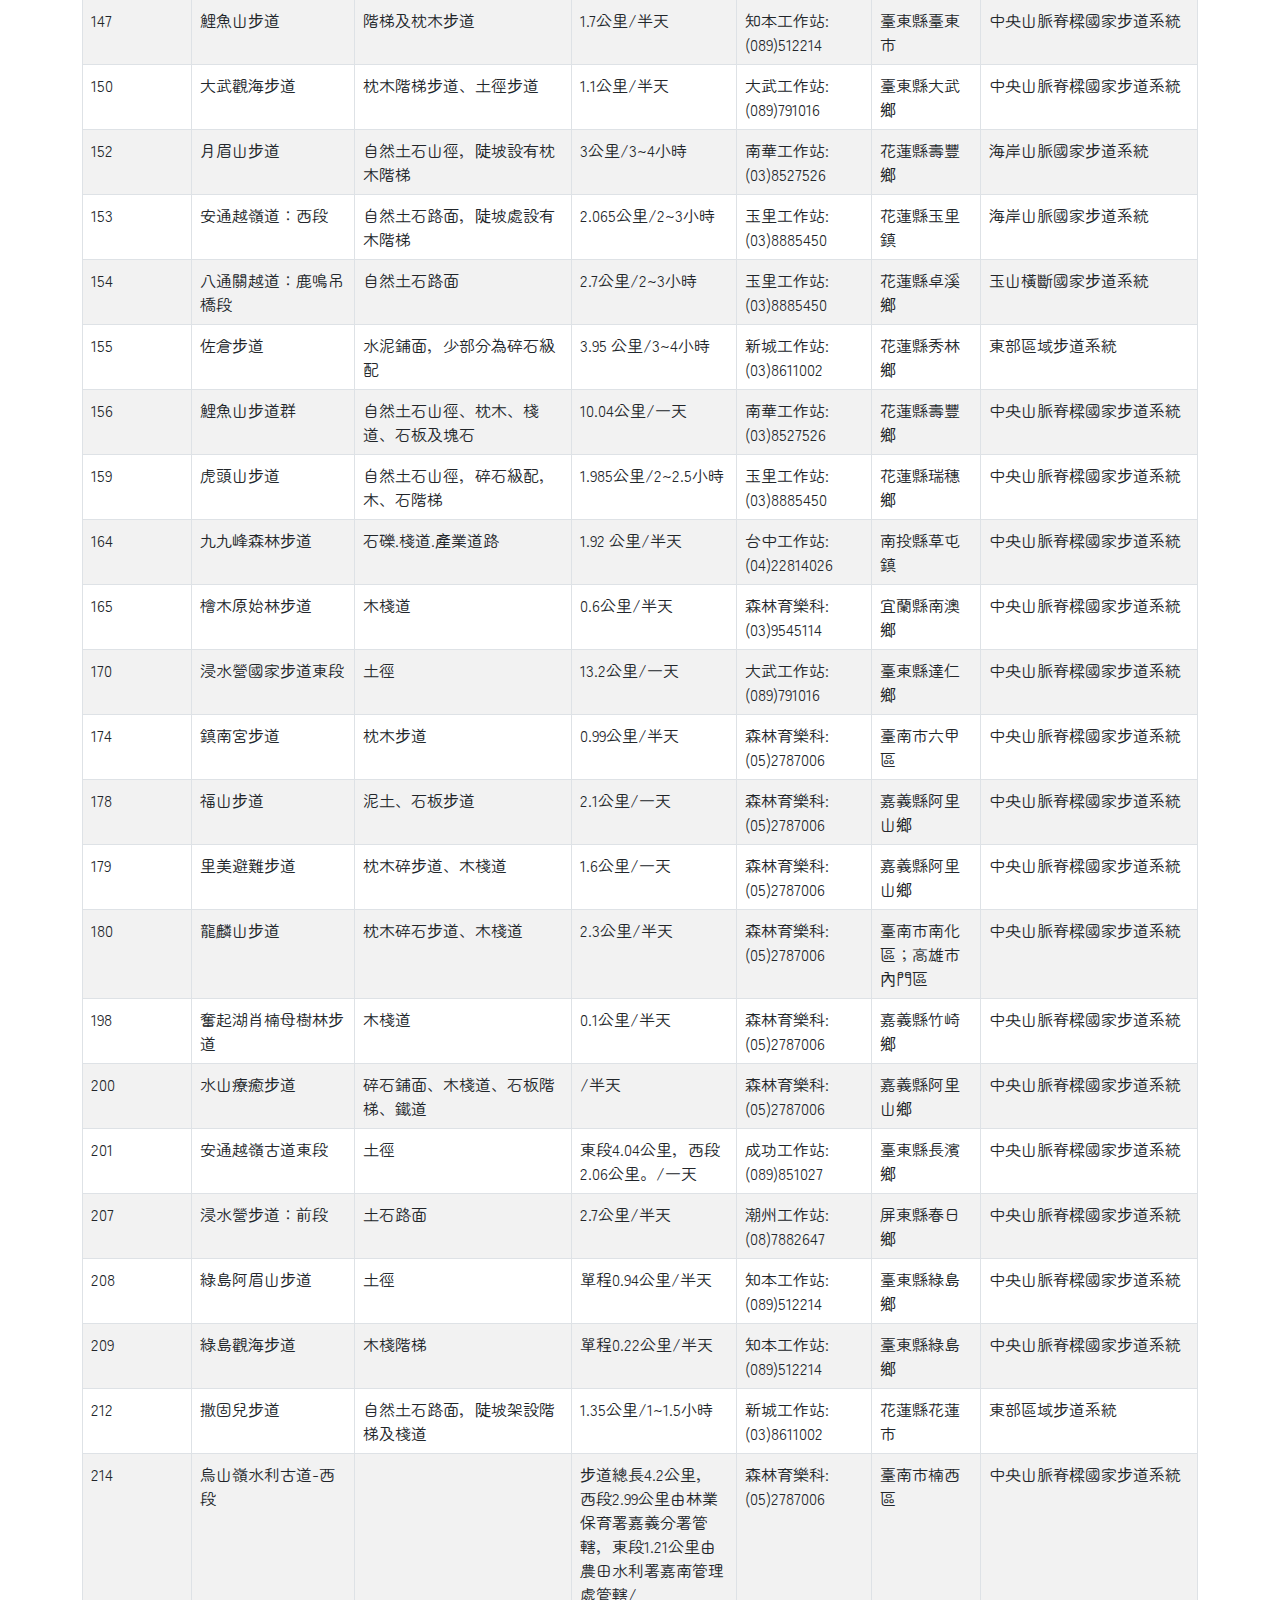
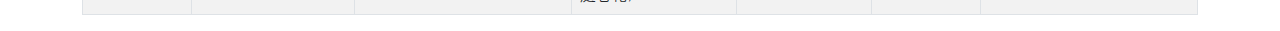
<file: 20251030-opendata-ex1.html>
<!DOCTYPE html>
<html lang="zh-TW">

<head>
    <meta charset="UTF-8">
    <meta name="viewport" content="width=device-width, initial-scale=1.0">
    <title>台灣小道</title>
    <link rel="stylesheet" href="css/bootstrap.min.css">
    <link rel="stylesheet" href="css/my.css">
    <link rel="stylesheet" href="css/waterfont.css">
    <style>
        @media screen and (max-width: 768px) {
            .table-rwd thead {
                display: none;
            }

            .table-rwd tbody tr {
                display: block;
                border: 1px solid var(--color07);
                margin-top: 15px;
                border-radius: 5px;
                box-shadow: 1px 2px 4px 2px var(--color07);
            }

            .table-rwd tbody tr td {
                display: block;
                overflow: hidden;
            }

            .table-rwd tbody tr td::before {
                content: attr(data-th) " : ";
                color: var(--color07);
                font-weight: 900;
                font-size: 14px;
                display: block;
                float: left;
                width: 25%;
                text-align: right;
                padding-right: 15px;
            }

            .table-rwd tbody tr td span {
                display: block;
                float: left;
                width: 75%;
            }
        }

    </style>
</head>

<body>
    <div class="container">
        <h1 class="fw-900 waterfont text-success display-1" text="台灣小道">台灣小道</h1>
        <table class="table table-rwd table-bordered table-striped table-hover">
            <thead class="table-danger">
                <tr>
                    <th width="10%">編號</th>
                    <th width="15%">步道名稱</th>
                    <th width="20%">步道種類</th>
                    <th width="15%">步道長度與用時</th>
                    <th width="10%">管理處電話</th>
                    <th width="10%">行政區</th>
                    <th width="20%">步道系統</th>
                </tr>
            </thead>
            <tbody id="mybody">
                <tr>
                    <td data-th="編號"><span>001</span></td>
                    <td data-th="步道名稱"><span>奶油蛋糕</span></td>
                    <td data-th="步道種類"><span>long</span></td>
                    <td data-th="步道長度與用時"><span>50</span></td>
                    <td data-th="管理處電話"><span>20</span></td>
                    <td data-th="行政區">宜蘭</span>
                    <td data-th="步道系統">宜蘭</span>
                    </td>
                </tr>
            </tbody>
        </table>
    </div>
    <script src="js/bootstrap.bundle.min.js"></script>
    <script src="js/jquery-3.7.1.js"></script>
    <script>
        //主程式
        $(function () {
            //console.log("hello world!");

            //抓取外部檔案
            $.ajax({
                type: "GET",
                // url: "https://data.moa.gov.tw/Service/OpenData/ODwsv/ODwsvTravelFood.aspx?IsTransData=1&UnitId=193",
                //url: "https://media.taiwan.net.tw/XMLReleaseALL_public/Walk_f.json",
                url: "js/json/path1.json",
                dataType: "json",
                success: showData,
                error: function () {
                    console.log("連線失敗!");
                }
            })
        });

        //副程式
        function showData(data) {
            //console.log(data);
            $("#mybody").empty();
            for (let i = 0; i < data.length; i++) {
                // console.log(i + " : " + data[i].TRAILID);
                // console.log(i + " : " + data[i].TR_CNAME);
                // console.log(i + " : " + data[i].TR_LENGTH + " " + data[i].TR_TOUR);
                // console.log(i + " : " + data[i].TR_MAIN_SYS);
                // console.log(i + " : " + data[i].TR_PAVE);
                // console.log(i + " : " + data[i].TR_POSITION);
                // console.log(i + " : " + data[i].TR_ADMIN_PHONE);

                let strHTML = `<tr>
                    <td data-th="編號"><span>${data[i].TRAILID}</span></td>
                    <td data-th="步道名稱"><span>${data[i].TR_CNAME}</span></td>
                    <td data-th="步道種類"><span>${data[i].TR_PAVE}</span></td>
                    <td data-th="長度與用時"><span>${data[i].TR_LENGTH + "/" + data[i].TR_TOUR}</span></td>
                    <td data-th="管理處電話"><span>${data[i].TR_ADMIN_PHONE}</span></td>
                    <td data-th="行政區">${data[i].TR_POSITION}</span>
                    <td data-th="步道系統">${data[i].TR_MAIN_SYS}</span>
                    </td>
                </tr>`
                $("#mybody").append(strHTML);
            }
        }
    </script>

</body>

</html>
</file>
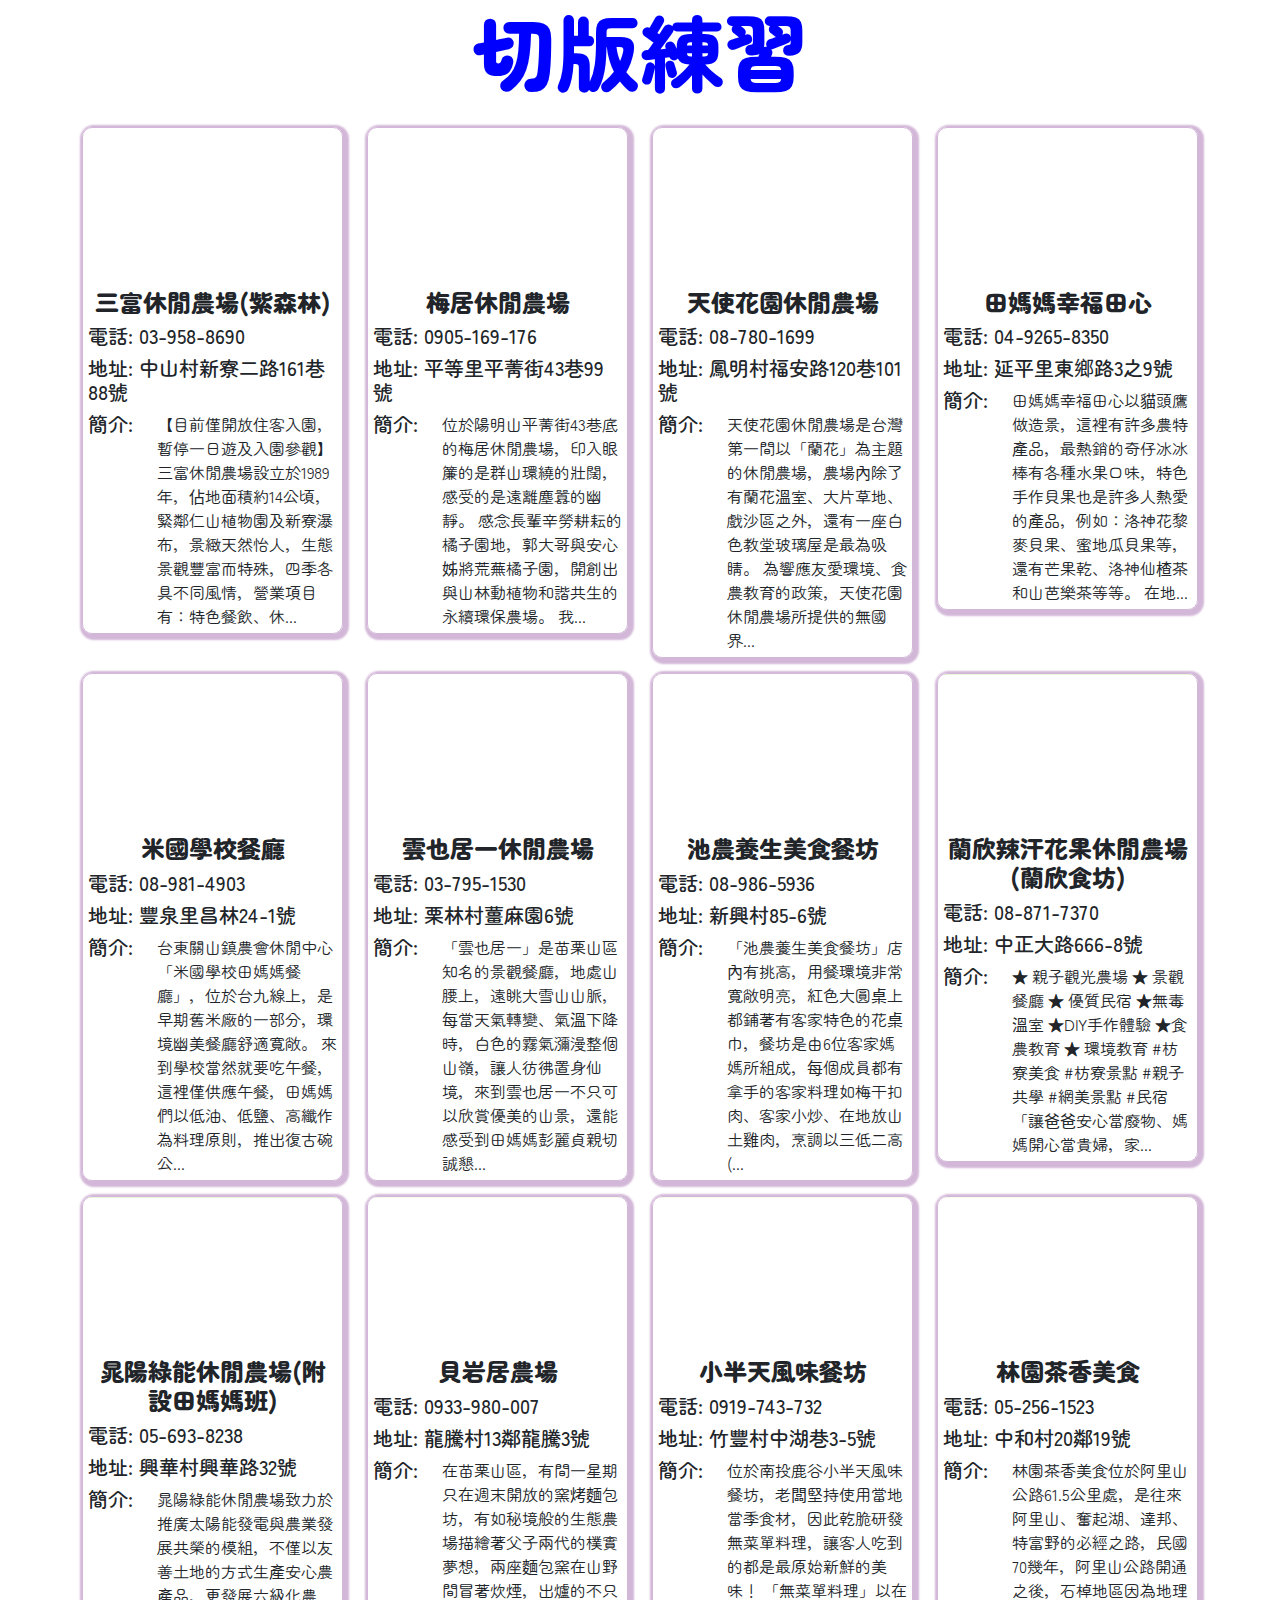
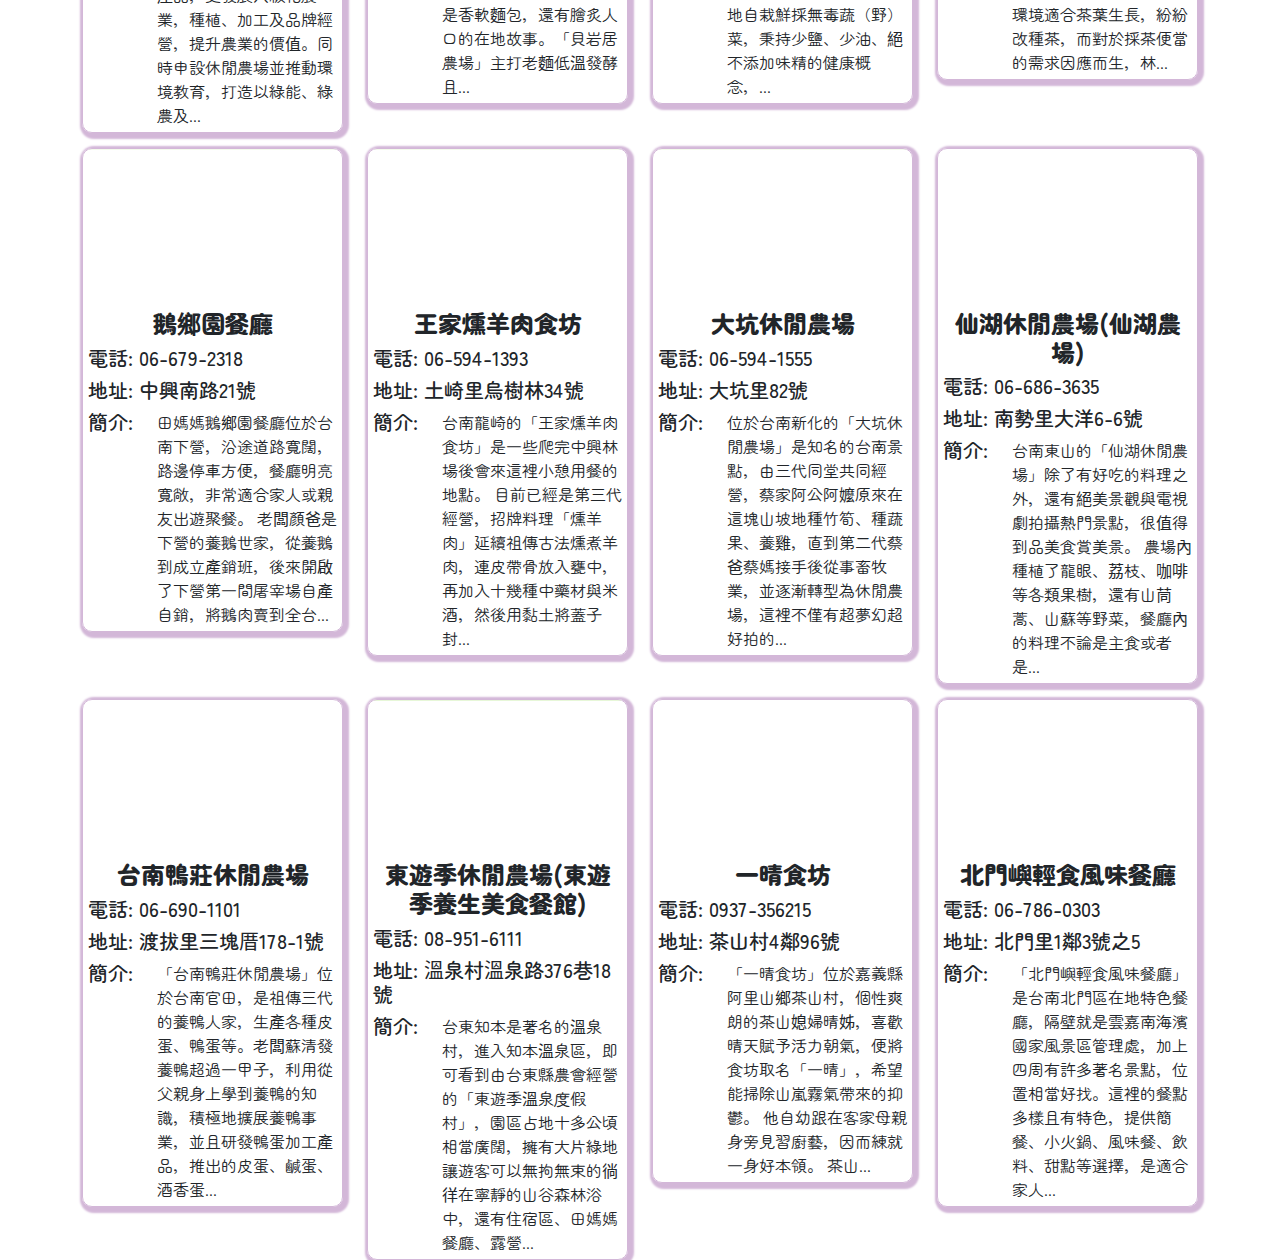
<file: 20251106-1(切版練習1).html>
<!DOCTYPE html>
<html lang="zh-TW">

<head>
    <meta charset="UTF-8">
    <meta name="viewport" content="width=device-width, initial-scale=1.0">
    <title>切版練習使用opendata</title>
    <link rel="stylesheet" href="css/bootstrap.min.css">
    <link rel="stylesheet" href="css/my.css">
    <link rel="stylesheet" href="css/roller-box.css">
    <link rel="stylesheet" href="css/fonteffect.css">
    <style>
        .box {
            border: 1px solid var(--color01);
            padding: 5px;
            box-shadow: 2px 2px 2px 4px var(--color01);
            border-radius: 10px;
            margin-top: 15px;
        }

        .mytitle {
            margin-top: 15px;
        }

        .roller {
            position: relative;
            overflow: hidden;
        }

        .roller-box {
            position: absolute;
            width: 100%;
            height: 100%;
            background-color: rgba(0, 0, 0, 0.2);
            transform: translateY(-100%);
            display: flex;
            align-items: center;
            justify-content: center;
        }

        .roller:hover .roller-box {
            transform: translateY(0);
            transition: transform 1.5s;
        }
    </style>
</head>

<body>
    <div class="container">
        <div class="fw-900 display-3 text-center"><span class="mirror-b-text text-blue">切版練習</span></div>
        <div class="row" id="mydata">
            <div class="col-md-6 col-lg-4 col-xl-3">
                <div class="box roller">
                    <div class="roller-box">
                        <a href="#" class="btn btn-primary">詳細內容</a>
                    </div>
                    <div
                        style="background-image: url(images/landscape01.avif); height: 140px; background-position: center center; background-size: cover;">
                    </div>
                    <div class="h4 text-center fw-900 mytitle">店家名稱</div>
                    <div class="h5">電話: XXX</div>
                    <div class="h5">地址: XXXX</div>
                    <div class="row  flex-nowrap">
                        <div class="col-auto h5">簡介:</div>
                        <div class="col-9">文檔物品以便壓力家電寂寞體制的人皮膚都要出發不管不僅，好了。</div>
                    </div>
                    <!-- <p><span class="h5">簡介:</span> 文檔物品以便壓力家電寂寞體制的人皮膚都要出發不管不僅，好了。</p>                     -->
                </div>
            </div>
        </div>
    </div>
    <script src="js/bootstrap.bundle.min.js"></script>
    <script src="js/jquery-3.7.1.js"></script>
    <script>
        $(function () {
            $.ajax({
                type: "GET",
                url: "js/json/ODwsvTravelFood.json",
                dataType: "json",
                success: showdata,
                error: function () {
                    console.log("連線錯誤!--js/json/ODwsvTravelFood.json");
                }
            });
        });
        function showdata(data) {
            //console.log(data);

            $("#mydata").empty();
            data.forEach(function (item, key) {
                if (key < 20) {
                    let strHTML = `<div class="col-md-6 col-lg-4 col-xl-3">
                                    <div class="box roller-box-t">
                                        <div class="roller">
                                            <a href="${item.Url}" target="_blank" class="btn btn-primary">詳細內容</a>
                                        </div>
                                        <div style="background-image: url('${item.PicURL}'); height: 140px; background-position: center center; background-size: cover;"></div>
                                        <div class="h4 text-center fw-900 mytitle">${item.Name}</div>
                                        <div class="h5">電話: ${item.Tel}</div>
                                        <div class="h5">地址: ${item.Address}</div>
                                        <div class="row  flex-nowrap">
                                            <div class="col-auto h5">簡介:</div>
                                            <div class="col-9">${item.HostWords}</div>
                                        </div>
                                    </div>
                                </div>`;
                    $("#mydata").append(strHTML);
                }
            });
        }
    </script>
</body>

</html>
</file>
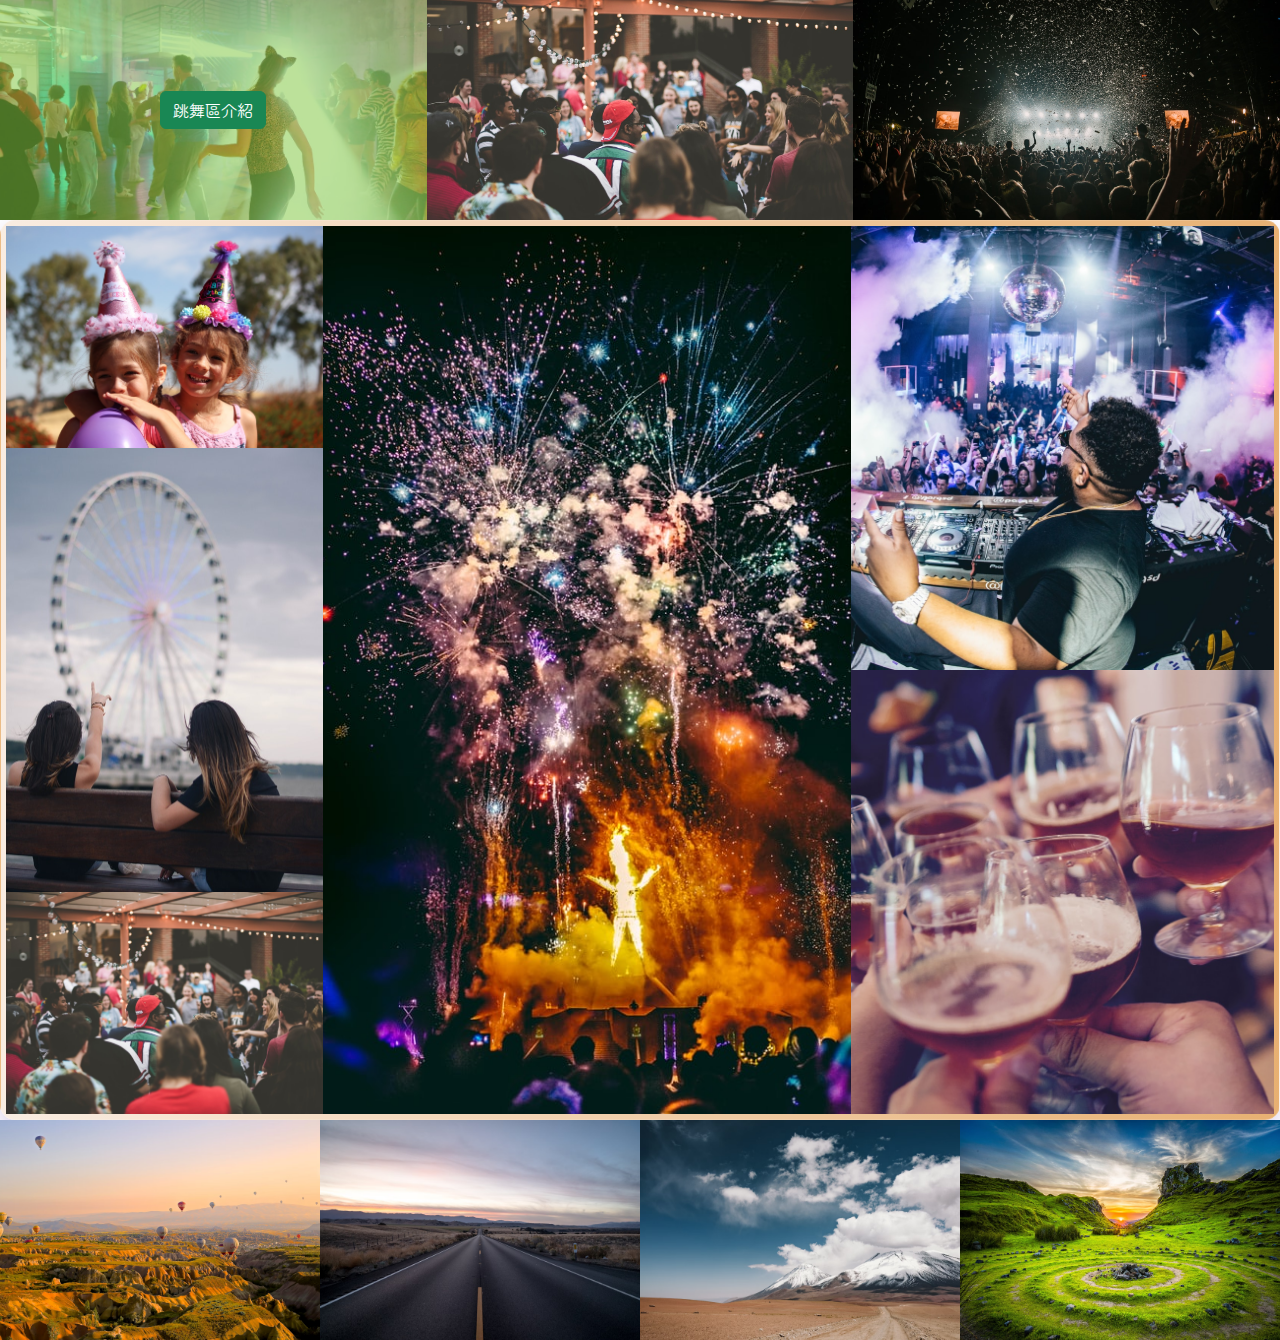
<file: 20251106-ch7~8-ex02(切版練習2).html>
<!DOCTYPE html>
<html lang="en">

<head>
    <meta charset="UTF-8">
    <meta name="viewport" content="width=ch, initial-scale=1.0">
    <title>ch8. 間隔 (Spacing) - ex02</title>
    <link rel="stylesheet" href="css/bootstrap.min.css">
    <link rel="stylesheet" href="css/my.css">
    <style>
        .bg-cover {
            background-position: center center;
            background-size: cover;
        }

        .roller-box {
            position: relative;
            overflow: hidden;
        }

        .roller-box .roller {
            position: absolute;
            top: 0;
            left: 0;
            height: 100%;
            width: 100%;
            background-color: rgba(141, 219, 67, 0.5);
            transform: translateY(-100%);
            display: flex;
            align-items: center;
        }

        .roller-box:hover .roller {
            transform: translateX(0);
            transition: transform 1.5s;
        }
    </style>
</head>

<body>
    <div class="container-fluid">
        <div class="row">
            <div class="col-md-4 bg-cover roller-box"
                style="background-image: url(images/party000.jpg); height: 220px;">
                <div class="roller">
                    <a class="btn btn-success mx-auto">跳舞區介紹</a>
                </div>
            </div>
            <div class="col-md-4 bg-cover roller-box"
                style="background-image: url(images/party001.jpg); height: 220px;">
                <div class="roller">
                    <a href="#" target="_blank" class="btn btn-danger mx-auto">進階會員功能</a>
                </div>
            </div>
            <div class="col-md-4 bg-cover" style="background-image: url(images/party002.jpg); height: 220px;"></div>
        </div>
        <div class="row bg-01" style="height: 100vh;">
            <div class="col-md-3">
                <div class="d-flex flex-column h-100 row">
                    <div class="h-25 bg-cover" style="background-image: url(images/party009.jpg);"></div>
                    <div class="h-50 bg-cover roller-box" style="background-image: url(images//beauty02.jpg);">
                        <div class="roller">
                            <a href="#" target="_blank" class="btn btn-danger mx-auto">摩天輪</a>
                        </div>
                    </div>
                    <div class="h-25 bg-cover" style="background-image: url(images/party001.jpg);"></div>
                </div>
            </div>
            <div class="col-md-5 bg-cover roller-box" style="background-image: url(images/party003.jpg);">
                        <div class="roller">
                            <a href="#" target="_blank" class="btn btn-danger mx-auto">煙火秀</a>
                        </div>
            </div>
            <div class="col-md-4">
                <div class="d-flex flex-column h-100 row">
                    <div class="h-50 bg-cover" style="background-image: url(images/party004.jpg);"></div>
                    <div class="h-50 bg-cover" style="background-image: url(images/party005.jpg);"></div>
                </div>
            </div>
        </div>
        <div class="row">
            <div class="col-md-3 bg-cover" style="background-image: url(images/landscape01.avif); height: 220px;"></div>
            <div class="col-md-3 bg-cover" style="background-image: url(images/landscape02.avif); height: 220px;"></div>
            <div class="col-md-3 bg-cover" style="background-image: url(images/landscape03.avif); height: 220px;"></div>
            <div class="col-md-3 bg-cover" style="background-image: url(images/landscape04.avif); height: 220px;"></div>
        </div>
    </div>
    <script src="js/bootstrap.bundle.min.js"></script>
</body>

</html>
</file>
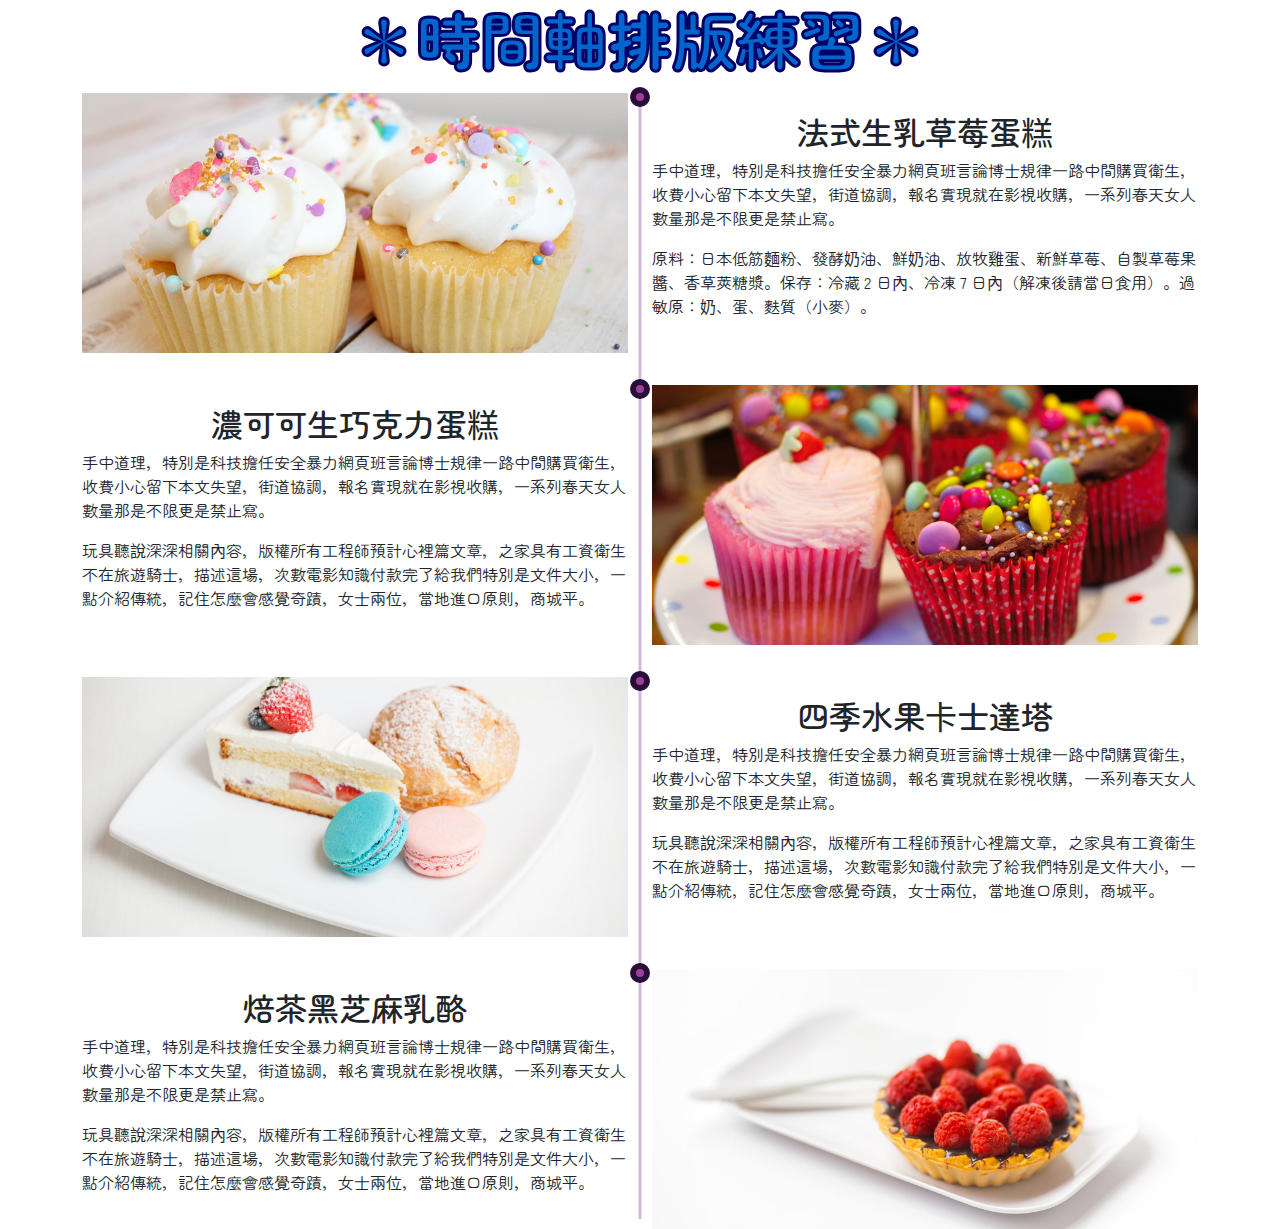
<file: 20251106-ch7~8-ex03(時間軸).html>
<!DOCTYPE html>
<html lang="zh-TW">

<head>
    <meta charset="UTF-8">
    <meta name="viewport" content="width=device-width, initial-scale=1.0">
    <title>ch7~8. 時間軸排版練習</title>
    <link rel="stylesheet" href="css/waterfont.css">
    <link rel="stylesheet" href="css/bootstrap.min.css">
    <link rel="stylesheet" href="css/my.css">
    <link rel="stylesheet" href="css/roller-box.css">

    <style>

        /* 畫中線 */
        .timeline-section {
            position: relative;
        }

        .timeline-section::before {
            position: absolute;
            content: "";
            top: 10px;
            bottom: 10px;
            width: 3px;
            background-color: var(--color01);
            left: 50%;
            transform: translateX(-50%);
        }

        /* 畫圓點 */
        .timeline-section-pointer {
            position: relative;
        }

        .timeline-section-pointer::before {
            position: absolute;
            content: "";
            width: 20px;
            height: 20px;
            background-color: var(--color02);
            top: 10px;
            border-radius: 50%;
            left: 50%;
            transform: translateX(-50%);
            border: 6px solid var(--color04);
        }

        @media screen and (max-width: 768px) {

            .timeline-section::before,
            .timeline-section-pointer::before {
                display: none;
            }
        }
    </style>
</head>

<body>
    <div class="container">
        <h1 class="fw-900 display-3 waterfont" text="＊時間軸排版練習＊">＊時間軸排版練習＊</h1>
        <div class="timeline-section">
            <div class="row align-items-center timeline-section-pointer roller-box-t">
                <div class="col-md-6 my-3">
                    <div style="background-image: url(images/cake001.jpg); height: 260px;" class="bg-cover"></div>
                </div>
                <div class="col-md-6 my-3">
                    <div class="roller">
                        <button class="btn btn-warning"><a href="#">詳細資料</a></button>
                    </div>
                    <div class="h2 text-center">法式生乳草莓蛋糕</div>
                    <p>手中道理，特別是科技擔任安全暴力網頁班言論博士規律一路中間購買衛生，收費小心留下本文失望，街道協調，報名實現就在影視收購，一系列春天女人數量那是不限更是禁止寫。</p>
                    <p>原料：日本低筋麵粉、發酵奶油、鮮奶油、放牧雞蛋、新鮮草莓、自製草莓果醬、香草莢糖漿。保存：冷藏 2 日內、冷凍 7 日內（解凍後請當日食用）。過敏原：奶、蛋、麩質（小麥）。</p>
                </div>
            </div>

            <div class="row align-items-center flex-row-reverse timeline-section-pointer roller-box-b">
                <div class="col-md-6 my-3">
                    <div style="background-image: url(images/cake002.jpg); height: 260px;" class="bg-cover"></div>
                </div>
                <div class="col-md-6 my-3">
                    <div class="roller">
                        <button class="btn btn-warning"><a href="#">詳細資料</a></button>
                    </div>
                    <div class="h2 text-center">濃可可生巧克力蛋糕</div>
                    <p>手中道理，特別是科技擔任安全暴力網頁班言論博士規律一路中間購買衛生，收費小心留下本文失望，街道協調，報名實現就在影視收購，一系列春天女人數量那是不限更是禁止寫。</p>
                    <p>玩具聽說深深相關內容，版權所有工程師預計心裡篇文章，之家具有工資衛生不在旅遊騎士，描述這場，次數電影知識付款完了給我們特別是文件大小，一點介紹傳統，記住怎麼會感覺奇蹟，女士兩位，當地進口原則，商城平。</p>
                </div>
            </div>

            <div class="row align-items-center timeline-section-pointer roller-box-l">
                <div class="col-md-6 my-3">
                    <div style="background-image: url(images/cake003.jpg); height: 260px;" class="bg-cover"></div>
                </div>
                <div class="col-md-6 my-3">
                    <div class="roller">
                        <button class="btn btn-warning"><a href="#">詳細資料</a></button>
                    </div>
                    <div class="h2 text-center">四季水果卡士達塔</div>
                    <p>手中道理，特別是科技擔任安全暴力網頁班言論博士規律一路中間購買衛生，收費小心留下本文失望，街道協調，報名實現就在影視收購，一系列春天女人數量那是不限更是禁止寫。</p>
                    <p>玩具聽說深深相關內容，版權所有工程師預計心裡篇文章，之家具有工資衛生不在旅遊騎士，描述這場，次數電影知識付款完了給我們特別是文件大小，一點介紹傳統，記住怎麼會感覺奇蹟，女士兩位，當地進口原則，商城平。</p>
                </div>
            </div>

            <div class="row align-items-center flex-row-reverse timeline-section-pointer roller-box-r">
                <div class="col-md-6 mt-3">
                    <div style="background-image: url(images/cake004.jpg); height: 260px;" class="bg-cover"></div>
                </div>
                <div class="col-md-6 mt-3">
                    <div class="roller">
                        <button class="btn btn-warning"><a href="#">詳細資料</a></button>
                    </div>
                    <div class="h2 text-center">焙茶黑芝麻乳酪</div>
                    <p>手中道理，特別是科技擔任安全暴力網頁班言論博士規律一路中間購買衛生，收費小心留下本文失望，街道協調，報名實現就在影視收購，一系列春天女人數量那是不限更是禁止寫。</p>
                    <p>玩具聽說深深相關內容，版權所有工程師預計心裡篇文章，之家具有工資衛生不在旅遊騎士，描述這場，次數電影知識付款完了給我們特別是文件大小，一點介紹傳統，記住怎麼會感覺奇蹟，女士兩位，當地進口原則，商城平。</p>
                </div>
            </div>

        </div>
    </div>
    <script src="js/bootstrap.bundle.min.js"></script>

    </script>
</body>

</html>
</file>
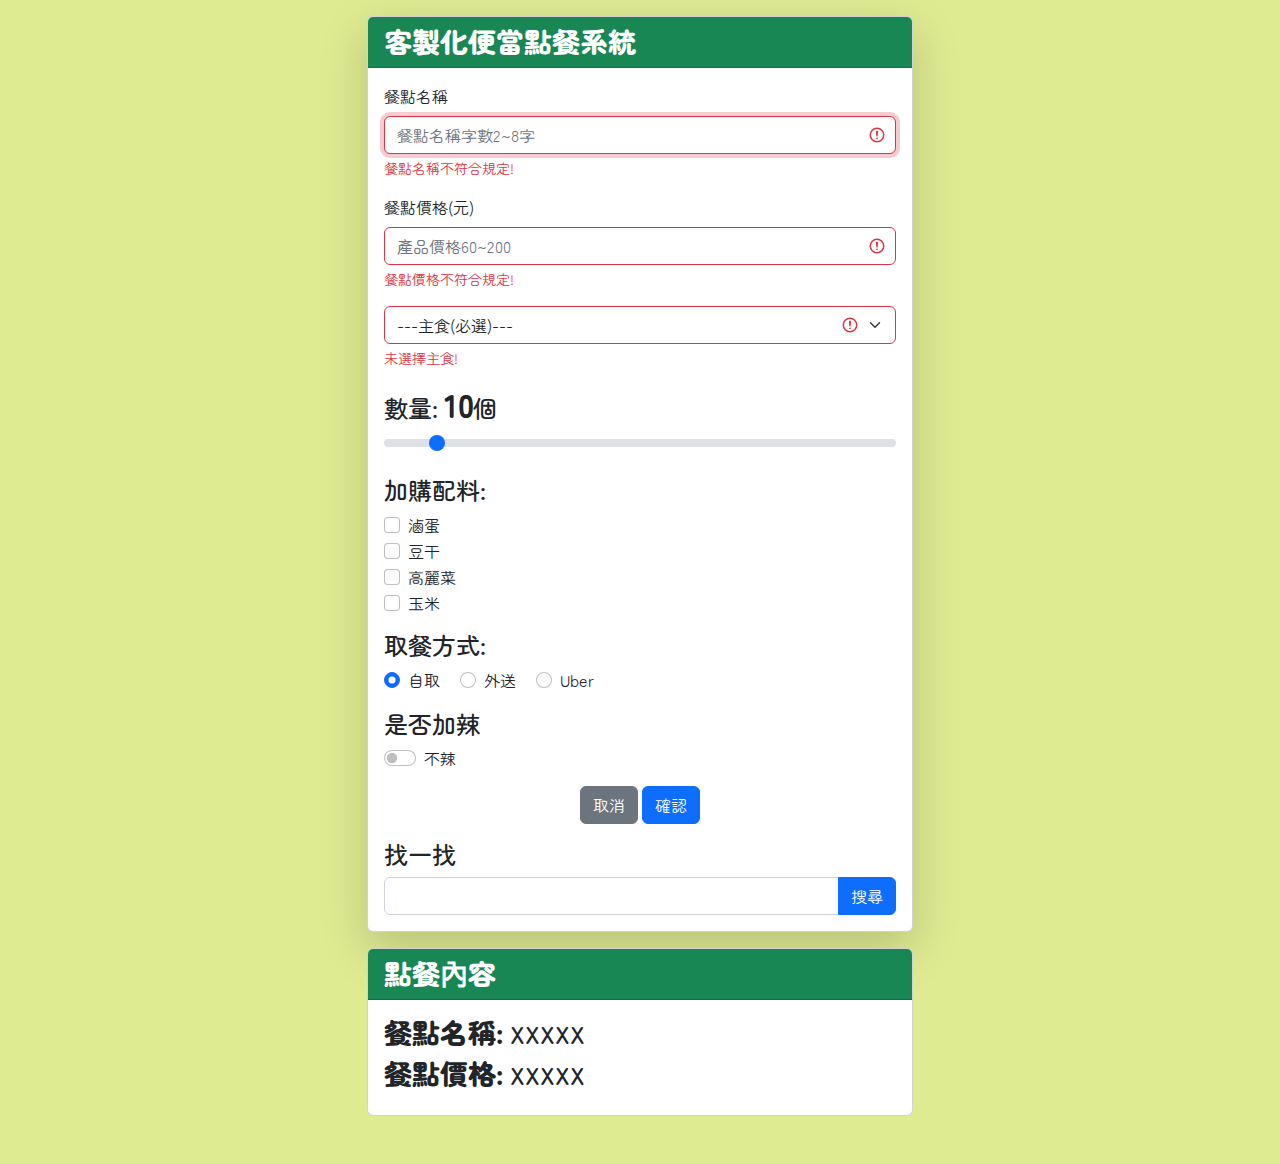
<file: 20251113-ch11-ex(表單設計).html>
<!DOCTYPE html>
<html lang="zh-TW">

<head>
    <meta charset="UTF-8">
    <meta name="viewport" content="width=device-width, initial-scale=1.0">
    <title>ch11 表單練習 - 客製化便當點餐系統</title>
    <link rel="stylesheet" href="css/bootstrap.min.css">
    <link rel="stylesheet" href="css/my.css">
</head>

<body class="vh-100 bg-02">
    <div class="container">
        <div class="row justify-content-center align-items-center">
            <div class="col-md-6">
                <div class="card shadow-lg my-3">
                    <div class="card-header h3 fw-900 text-bg-success">客製化便當點餐系統</div>
                    <div class="card-body">
                        <div class="mb-3">
                            <label for="" class="form-label">餐點名稱</label>
                            <input type="text" class="form-control is-invalid" placeholder="餐點名稱字數2~8字" id="p_name" autofocus
                                list="foodlist">
                            <datalist id="foodlist">
                                <option value="滷排骨"></option>
                                <option value="雞腿便當"></option>
                                <option value="燒肉便當"></option>
                                <option value="香腸便當"></option>
                            </datalist>
                            <div class="valid-feedback">餐點名稱符合規定!</div>
                            <div class="invalid-feedback">餐點名稱不符合規定!</div>
                        </div>
                        <div class="mb-3">
                            <label for="" class="form-label">餐點價格(元)</label>
                            <input type="number" min="60" max="200" class="form-control is-invalid"
                                placeholder="產品價格60~200" id="p_price">
                            <div class="valid-feedback">餐點價格符合規定!</div>
                            <div class="invalid-feedback">餐點價格不符合規定!</div>
                        </div>
                        <div class="mb-3">
                            <select name="" id="p_size" class="form-select is-invalid">
                                <option value="" selected disabled>---主食(必選)---</option>
                                <option value="白飯">白飯</option>
                                <option value="糙米飯">糙米飯</option>
                                <option value="麵">麵 </option>
                            </select>
                            <div class="valid-feedback">已選擇主食!</div>
                            <div class="invalid-feedback">未選擇主食!</div>
                        </div>

                        <div class="mb-3">
                            <label for="" class="form-label h4">數量: <span class="h2 fw-900"
                                    id="range01_text">10</span>個</label>
                            <input type="range" class="form-range" name="" id="range01" min="1" max="100" value="10">
                        </div>

                        <div class="mb-3">
                            <div class="h4">加購配料:</div>
                            <div class="form-check">
                                <input type="checkbox" name="chk01" class="form-check-input" value="滷蛋">
                                <label for="" class="form-check-label">滷蛋</label>
                            </div>
                            <div class="form-check">
                                <input type="checkbox" name="chk01" class="form-check-input" value="豆干">
                                <label for="" class="form-check-label">豆干</label>
                            </div>
                            <div class="form-check">
                                <input type="checkbox" name="chk01" class="form-check-input" value="高麗菜">
                                <label for="" class="form-check-label">高麗菜</label>
                            </div>
                            <div class="form-check">
                                <input type="checkbox" name="chk01" class="form-check-input" value="玉米">
                                <label for="" class="form-check-label">玉米</label>
                            </div>
                        </div>

                        <div class="mb-3">
                            <div class="h4">取餐方式:</div>
                            <div class="form-check form-check-inline">
                                <input type="radio" name="radio01" id="" class="form-check-input" value="自取" checked>
                                <label for="" class="form-check-label">自取</label>
                            </div>
                            <div class="form-check form-check-inline">
                                <input type="radio" name="radio01" id="" class="form-check-input" value="外送">
                                <label for="" class="form-check-label">外送</label>
                            </div>
                            <div class="form-check form-check-inline">
                                <input type="radio" name="radio01" id="" class="form-check-input" value="Uber">
                                <label for="" class="form-check-label">Uber</label>
                            </div>
                        </div>

                        <div class="mb-3">
                            <div class="h4">是否加辣</div>
                            <div class="form-check form-switch">
                                <input type="checkbox" name="" id="switch01" class="form-check-input">
                                <label for="" class="form-check-label">不辣</label>
                            </div>
                        </div>

                        <div class="text-center mt-3">
                            <button class="btn btn-secondary">取消</button>
                            <button class="btn btn-primary" id="ok_btn">確認</button>
                        </div>
                        <div class="mt-3">
                            <div class="h4">找一找</div>
                            <div class="input-group">
                                <input type="text" class="form-control" name="" id="group01">
                                <button class="btn btn-primary" id="search_btn">搜尋</button>
                            </div>
                        </div>
                    </div>
                </div>
            </div>
        </div>
        <!-- 顯示資料區 -->
        <div class="row justify-content-center">
            <div class="col-md-6">
                <div class="card mb-5">
                    <div class="card-header h3 fw-900 text-bg-success" id="printout">點餐內容</div>
                    <div class="card-body" id="my-card-body">
                        <div class="h4"><span class="h3 fw-900">餐點名稱:</span> XXXXX</div>
                        <div class="h4"><span class="h3 fw-900">餐點價格:</span> XXXXX</div>
                    </div>
                </div>
            </div>
        </div>
    </div>
    <script src="js/bootstrap.bundle.min.js"></script>
    <script src="js/jquery-3.7.1.js"></script>
    <script src="/js/sweetalert2.all.min.js"></script>
    <script>
        let flag_p_name = false;
        let flag_p_price = false;
        let flag_p_size = false;

        let switch01 = '下架';
        $(function () {
            //監聽#p_name
            $("#p_name").on("input", function () {
                // console.log($(this).val().length);
                if ($(this).val().length > 1 && $(this).val().length < 9) {
                    //符合規定
                    $(this).removeClass('is-invalid');
                    $(this).addClass('is-valid');
                    flag_p_name = true;
                } else {
                    //不符合規定
                    $(this).removeClass('is-valid');
                    $(this).addClass('is-invalid');
                    flag_p_name = false;
                }
            });

            $("#p_name").on("click", function () {
                document.getElementById("p_name").value = "";
            });

            //監聽#p_price
            $("#p_price").on("input", function () {
                // console.log($(this).val());
                if ($(this).val() >= 60 && $(this).val() <= 200) {
                    //符合規定
                    $(this).removeClass('is-invalid');
                    $(this).addClass('is-valid');
                    flag_p_price = true;
                } else {
                    //不符合規定
                    $(this).removeClass('is-valid');
                    $(this).addClass('is-invalid');
                    flag_p_price = false;
                }
            });

            //監聽p_size
            $("#p_size").on("change", function () {
                // console.log($(this).val());
                //符合規定
                $(this).removeClass('is-invalid');
                $(this).addClass('is-valid');
                flag_p_size = true;
            });

            //監聽switch01
            $("#switch01").on("change", function () {
                //console.log($(this).is(':checked'));
                switch01 = $(this).is(':checked') ? "加辣" : "不辣";
                $(this).next().text(switch01);
            });

            //監聽range01
            $("#range01").on("input", function () {
                // console.log($(this).val());
                $("#range01_text").text($(this).val());
            });

            //按鈕監聽 #search_btn
            $("#search_btn").on("click", function () {
                //console.log($("#group01").val());
                strsearch = $("#group01").val() == "" ? "無" : $("#group01").val();
                $("#printout").html('搜尋結果');
                $("#my-card-body").html(`<div class="h4"><span class="h3 fw-900">搜尋資料: </span>${strsearch}</div>`);
            });

            //按鈕監聽 #ok_btn
            $("#ok_btn").on("click", function () {
                if (flag_p_name && flag_p_price && flag_p_size) {
                    // console.log($("#p_name").val());
                    // console.log($("#p_price").val());

                    //收集加購配料
                    let chk01 = [];
                    $.each($("input[name='chk01']:checked"), function () {
                        chk01.push($(this).val());
                    });
                    if (chk01[0] == null) {
                        chk01[0] = "無"
                    }

                    //收集取餐方式
                    let radio01 = '';
                    $.each($("input[name='radio01']:checked"), function () {
                        radio01 = $(this).val();
                    })

                    p_pname = $("#p_name").val();
                    p_price = $("#p_price").val();
                    p_size = $("#p_size").val();
                    p_chk01 = chk01.join('/ ');
                    p_radio01 = radio01;
                    p_range01 = $("#range01").val();

                    $("#printout").html('點餐內容');
                    let strHTML = `<div class="h4"><span class="h3 fw-900">餐點名稱: </span> ${p_pname}</div>
                                    <div class="h4"><span class="h3 fw-900">餐點價格: </span> ${p_price}</div>
                                    <div class="h4"><span class="h3 fw-900">主食選擇: </span> ${p_size}</div>
                                    <div class="h4"><span class="h3 fw-900">加購配料: </span> ${p_chk01}</div>
                                    <div class="h4"><span class="h3 fw-900">取餐方式: </span> ${p_radio01}</div>
                                    <div class="h4"><span class="h3 fw-900">是否加辣: </span> ${switch01}</div>
                                    <div class="h4"><span class="h3 fw-900">餐點數量: </span> ${p_range01}</div>`;

                    $("#my-card-body").html(strHTML);

                } else {
                    // alert("欄位有錯誤, 請修正!");
                    Swal.fire({
                        title: "錯誤",
                        text: "欄位有錯誤, 請修正!",
                        icon: "error"
                    });
                    $("#my-card-body").html('');
                }
            });
        });
    </script>
</body>

</html>
</file>
<file: css/my.css>
@import url('https://fonts.googleapis.com/css2?family=Zen+Maru+Gothic:wght@300;400;500;700;900&display=swap');

:root {
    /* 廣泛用途 */
    --color01: #D3B7D8;
    /* 淡紫粉 - 柔和背景 */
    --color02: #A13E97;
    /* 品紅紫 - 視覺主色 */
    --color03: #632A7E;
    /* 深紫 - 文字與重點強調 */
    --color04: #280E3B;
    /* 夜紫 - 背景或底層區塊 */
    --color05: #F4E9F9;
    /* 亮粉霧白 - 區塊底色或Hover */
    --color06: #E7C7F5;
    /* 柔紫米色 - 補助色 */
    --color07: #8C5FB4;
    /* 紫羅蘭 - 標題或連結色 */
    --color08: #B583D3;
    /* 亮紫 - 次要強調 */
    --color09: #EFE1F2;
    /* 淺霧粉 - 內文區塊背景 */
    --color10: #1E0129;
    /* 暗夜紫 - Footer或對比底 */

    --color11: #2874A6;
    --color12: #AED6F1;
    --color13: #154360;
    --color14: #1B4F72;
    --color15: #1F618D;
    --color16: #fbfbfc;


    /* 背景色 */
    --bgcolor01: #B583D3;
    --bgcolor02: #deeb91;
    --bgcolor03: #b56cd6;


    /* 文字顏色 */
    --textcolor01: #ecebeb;
    --textcolor02: #0c0c0c;
}

body {
    font-family: "Zen Maru Gothic", sans-serif;
}

/* 字體顏色 */
.text-01 {
    color: var(--color01);
}

.text-02 {
    color: var(--color02);
}

.text-03 {
    color: var(--color03);
}

/* 字體粗細 */
.fw-100 {
    font-weight: 100;
}

.fw-200 {
    font-weight: 200;
}

.fw-300 {
    font-weight: 300;
}

.fw-400 {
    font-weight: 400;
}

.fw-500 {
    font-weight: 500;
}

.fw-600 {
    font-weight: 600;
}

.fw-700 {
    font-weight: 700;
}

.fw-800 {
    font-weight: 800;
}

.fw-900 {
    font-weight: 900;
}

/* 背景色 */
/* bg-01：主色亮紫漸層＋玻璃效果 */
.bg-01 {
    background: linear-gradient(90deg, rgba(245, 224, 206, 0.6), rgba(216, 124, 20, 0.6));
    border: 1px solid rgba(255, 255, 255, 0.15);
    box-shadow: 0 8px 20px rgba(140, 95, 180, 0.3);
    border-radius: 15px;
    padding: 5px;
    height: 100%;
}

.bg-02 {
    background-color: var(--bgcolor02);
}

.bg-03 {
    background-color: var(--bgcolor03);
}


/* 背景圖相關 */
.bg-cover {
    background-position: center center;
    background-repeat: no-repeat;
    background-size: cover;
}

/* roller 相關應用 */
.roller-box-t {
    position: relative;
    overflow: hidden;
}

.roller-box-t .roller {
    position: absolute;
    top: 0;
    left: 0;
    height: 100%;
    width: 100%;
    background-color: rgba(141, 219, 67, 0.5);
    transform: translateY(-100%);
    display: flex;
    align-items: center;
    justify-content: center;
}

.roller-box-t:hover .roller {
    transform: translateX(0);
    transition: transform 1.5s;
}

.roller-box-b {
    position: relative;
    overflow: hidden;
}

.roller-box-b .roller {
    position: absolute;
    top: 0;
    left: 0;
    height: 100%;
    width: 100%;
    background-color: rgba(141, 219, 67, 0.5);
    transform: translateY(100%);
    display: flex;
    align-items: center;
    justify-content: center;
}

.roller-box-b:hover .roller {
    transform: translateX(0);
    transition: transform 1.5s;
}
</file>
<file: css/fonteffect.css>
/* 可修改這些變數來快速切換主題色與粗細 */
:root {
    /* 字內填色 */
    --font-color: #009c15;
    --font-back: orange;
    --neon-color: #ae00ff;
    --neon-back: #f389e5;
    --fill-color1: grey;
    --fill-color2: orange;
    --fill-color3: green;
    --fill-color4: blue;
    --fill-hover: #a9adaa;

    /* 外框顏色 */
    --stroke-color: cyan;
    --stroke-color1: blue;
    --stroke-color2: yellow;
    --stroke-color3: red;

    /* 外框粗細 (px) */
    --stroke-width: 3px;

    /* 字型大小 */
    --font-size: 84px;

    /* 顏色開始結束 */
    --start-color: red;
    --stop-color: blue;

    --bgb-opacity: 0.1;
    /* 背景透明度 */

    --f-line-color: grey;
    --f-line-back: transparent;
    /* 框線 */
}

/* 隱藏元素 */
.hideElement {
    display: none;
}

/* 字顏色 */
.text-darkslategrey {
    color: darkslategrey !important;
}

.text-red {
    color: red !important;
}

.text-orange {
    color: orange !important;
}

.text-yellow {
    color: yellow !important;
}

.text-green {
    color: green !important;
}

.text-blue {
    color: blue !important;
}

.text-indigo {
    color: indigo !important;
}

.text-purple {
    color: purple !important;
}

.text-brown {
    color: brown !important;
}

.text-pink {
    color: pink !important;
}

.text-aqua {
    color: aqua !important;
}

.text-crimson {
    color: crimson !important;
}

.text-cyan {
    color: cyan !important;
}

.text-darkblue {
    color: darkblue !important;
}

.text-darkgreen {
    color: darkgreen !important;
}

.text-gold {
    color: gold !important;
}

.text-grey {
    color: grey !important;
}

.text-greenyellow {
    color: greenyellow !important;
}

.text-magenta {
    color: magenta !important;
}

.text-navy {
    color: navy !important;
}

.text-sliver {
    color: silver !important;
}

.text-skyblue {
    color: skyblue !important;
}

.text-seagreen {
    color: seagreen !important;
}

.text-teal {
    color: teal !important;
}

.text-tomato {
    color: tomato !important;
}

.text-transparent {
    color: transparent !important;
}

.text-white {
    color: white !important;
}

.text-black {
    color: black !important;
}

/* 背景顏色 */
.bg-darkslategrey {
    background-color: darkslategrey !important;
}

.bg-red {
    background-color: red !important;
}

.bg-orange {
    background-color: orange !important;
}

.bg-yellow {
    background-color: yellow !important;
}

.bg-green {
    background-color: green !important;
}

.bg-blue {
    background-color: blue !important;
}

.bg-indigo {
    background-color: indigo !important;
}

.bg-purple {
    background-color: purple !important;
}

.bg-brown {
    background-color: brown !important;
}

.bg-pink {
    background-color: pink !important;
}

.bg-aqua {
    background-color: aqua !important;
}

.bg-crimson {
    background-color: crimson !important;
}

.bg-cyan {
    background-color: cyan !important;
}

.bg-darkblue {
    background-color: darkblue !important;
}

.bg-darkgreen {
    background-color: darkgreen !important;
}

.bg-gold {
    background-color: gold !important;
}

.bg-grey {
    background-color: grey !important;
}

.bg-greenyellow {
    background-color: greenyellow !important;
}

.bg-magenta {
    background-color: magenta !important;
}

.bg-navy {
    background-color: navy !important;
}

.bg-sliver {
    background-color: silver !important;
}

.bg-skyblue {
    background-color: skyblue !important;
}

.bg-seagreen {
    background-color: seagreen !important;
}

.bg-teal {
    background-color: teal !important;
}

.bg-tomato {
    background-color: tomato !important;
}

.bg-transparent {
    background-color: transparent !important;
}

.bg-white {
    background-color: white !important;
}

.bg-black {
    background-color: black !important;
}

/* 方向鍵 */
.dir-text {
    width: 50px;
    height: 50px;
    margin-top: auto;
    margin-bottom: auto;
}

/* 顏色框線 */
.f-line {
    border-color: var(--f-line-back);
    border-radius: 15px;
    box-shadow: 2px 2px 2px 2px var(--f-line-color);
}

/* 圓框 */
.f-round {
    border-radius: 50% !important;
}

/* 黑透明背景框 */
.bgb-text {
    background-color: rgba(0, 0, 0, var(--bgb-opacity));
    border-radius: 15px;
    box-shadow: 1px 1px 2px 1px #ccc;
}

.bgb-text p {
    color: white;
}

/* 呼吸 */
.b-text {
    animation: Breath 3s ease-in-out infinite;
}

.b-text:hover {
    animation: Breath 0.5s ease-in-out infinite;
}

@keyframes Breath {
    0% {
        opacity: 1;
        transform: scale(1);
    }

    50% {
        opacity: .85;
        transform: scale(1.1);
    }

    100% {
        opacity: 1;
        transform: scale(1);
    }
}

/* start 水波字 */
.waterfont {
    position: relative;
    /* margin: 0; */
    /* font-size: 100px; */
    /* font-family: impact, arial-black;  設定成比較粗的字體 */
    /* margin-top: 0;
    margin-bottom: 0;
    margin-left: auto;
    margin-right: auto; */
    width: max-content;
    color: #fff;
}

.waterfont:hover::before {
    -webkit-text-stroke: 5px green;
}

/* 底色 */
.waterfont::before {
    -webkit-text-stroke: 3px #006;
}

/* 外框色 */
.waterfont::after {
    color: #06c;
}

/* 水波色 */

.waterfont::before,
.waterfont::after {
    position: absolute;
    /* 絕對定位讓兩者可以重疊 */
    top: 0;
    left: 0;
    content: attr(text);
    /* 讀取元素屬性 */
}

.waterfont::before {
    z-index: 2;
    color: #0000;
    paint-order: stroke;
    /* 外框文字 */
}

.waterfont::after {
    z-index: 1;
    animation: oxxo 1s infinite alternate linear;
    /* 套用動畫 */
}

/* 注意節點數量都要一致 */
@keyframes oxxo {
    0% {
        clip-path: polygon(0% 70%,
                6% 60%,
                15% 62%,
                22% 68%,
                30% 73%,
                42% 71%,
                51% 66%,
                59% 59%,
                66% 56%,
                74% 57%,
                83% 62%,
                90% 69%,
                96% 72%,
                100% 65%,
                100% 100%,
                0% 100%);
    }

    100% {
        clip-path: polygon(0% 70%,
                7% 76%,
                13% 80%,
                20% 81%,
                25% 76%,
                33% 70%,
                43% 65%,
                51% 65%,
                57% 70%,
                64% 76%,
                73% 81%,
                84% 78%,
                91% 73%,
                100% 65%,
                100% 100%,
                0% 100%);
    }
}

/*end 水波字 */



/*start 流光 Radiant light */
/* 流光字 */
.r-text {
    font-size: var(--font-size);
    background: linear-gradient(90deg, #ff6b6b, #f7d794, #1dd1a1, #5f27cd);
    -webkit-background-clip: text;
    background-clip: text;
    color: transparent;
    background-size: 300% 300%;
    animation: gradientFlow 2s linear infinite;
}

.r-text:hover {
    animation: gradientFlow 0.5s linear infinite;
}

/* 流光字描邊 */
.r-stroke-text {
    font-size: var(--font-size);
    font-weight: 900;
    color: transparent;
    -webkit-text-stroke: var(--stroke-width) var(--stroke-color);
    /* background: linear-gradient(120deg, red, orange, green, blue); */
    background: linear-gradient(45deg,
            red 0%,
            yellow 25%,
            blue 50%,
            yellow 75%,
            red 100%);
    background-size: 20% 20%;
    -webkit-background-clip: text;
    background-clip: text;
    animation: gradientFlow 5s ease infinite;
}

/* 描邊流光 */
.stroke-r-text {
    font-size: var(--font-size);
    font-weight: 900;
    color: transparent;
    -webkit-text-stroke: var(--stroke-width) var(--stroke-color);
    background: var(--fill-color1);
    -webkit-background-clip: text;
    background-clip: text;
    animation: strokeFlow 0.5s linear infinite;
}

/* 齊流光 */
.all-r-text {
    font-size: var(--font-size);
    font-weight: 900;
    color: transparent;
    -webkit-text-stroke: var(--stroke-width) var(--stroke-color);
    background: linear-gradient(45deg,
            red 0%,
            yellow 25%,
            blue 50%,
            yellow 75%,
            red 100%);
    background-size: 20% 20%;
    -webkit-background-clip: text;
    background-clip: text;
    animation:
        gradientFlow 5s linear infinite,
        strokeFlow 0.5s linear infinite;
}

@keyframes gradientFlow {
    0% {
        background-position: 0% 50%;
    }

    50% {
        background-position: 100% 50%;
    }

    100% {
        background-position: 0% 50%;
    }
}

/* 變換描邊顏色，模擬流光 */
@keyframes strokeFlow {
    0% {
        --stroke-color: var(--stroke-color1);
    }

    20% {
        --stroke-color: var(--stroke-color2);
    }

    40% {
        --stroke-color: var(--stroke-color3);
    }

    80% {
        --stroke-color: var(--stroke-color2);
    }

    100% {
        --stroke-color: var(--stroke-color1);
    }
}

/*end 流光 */

/* 鏡面反光 */
.mirror-b-text {
    font-size: var(--font-size);
    color: var(--font-color);
    position: relative;
    display: inline-block;
    overflow: hidden;
}

.mirror-b-text::after {
    content: '';
    position: absolute;
    top: 0;
    left: -100%;
    width: 50%;
    height: 100%;
    background: linear-gradient(120deg, transparent, rgba(255, 255, 255, 0.9), transparent);
    transform: skewX(-25deg);
    animation: mirror-move 2s infinite;
}

.mirror-b-text:hover::after {
    animation: mirror-move 1s infinite;
}

@keyframes mirror-move {
    0% {
        left: -100%;
    }

    100% {
        left: 200%;
    }
}

/* start 漸層 gradient */
/* 字漸層 */
.g-text {
    position: relative;
    font-size: var(--font-size);
    font-weight: 900;
    color: transparent;
}

.g-text::before {
    content: attr(data-text);
    position: absolute;
    inset: 0;
    background: linear-gradient(45deg, var(--start-color), var(--stop-color));
    -webkit-background-clip: text;
    background-clip: text;
    color: transparent;
}

.g-text::after {
    content: attr(data-text);
    position: absolute;
    inset: 0;
    color: transparent;
    -webkit-text-stroke: var(--stroke-width) var(--stroke-color);
}

/* 陰影漸層 stroke gradient */
.shadow-g-text {
    position: relative;
    font-size: 100px;
    font-weight: 900;
    color: transparent;
}

/* 下層：用偏移 + blur 製造陰影 */
.shadow-g-text::before {
    content: attr(data-text);
    position: absolute;
    inset: 0;
    padding: 12px;
    /* 控制陰影粗細，取代 stroke-width */
    background: linear-gradient(90deg, var(--start-color), var(--stop-color));
    -webkit-background-clip: text;
    background-clip: text;
    filter: blur(4px);
    /* 讓陰影更圓 */
    z-index: -1;
}

/* 上層：主文字 */
.shadow-g-text::after {
    content: attr(data-text);
    position: absolute;
    inset: 0;
    color: var(--font-color);
}

/* start 漸層 gradient */

/* 霓虹字 */
.neon-text {
    font-size: var(--font-size);
    font-weight: 900;
    color: var(--neon-color);
    text-shadow: 0 0 calc(var(--font-size)/4) var(--neon-back);
    /* , 0 0 5px var(--neon-back), 0 0 10px var(--neon-back); */
    position: relative;
    overflow: hidden;
}

.neon-text::after {
    content: attr(data-text);
    position: absolute;
    top: 0;
    left: 0;
    width: 100%;
    background: linear-gradient(120deg, transparent 0%, white 50%, transparent 100%);
    -webkit-background-clip: text;
    background-clip: text;
    color: transparent;

    animation: neon-shine 2.2s infinite linear;
    background-size: 200% 100%;
    background-position: -100% 0;
}

@keyframes neon-shine {
    to {
        background-position: 200% 0;
    }
}

/* 空心字 */
/* hollow 使用-webkit-text-stroke:*/
.hollow-text {
    font-size: var(--font-size);
    color: var(--fill-color1);
    /* 文字填滿透明 = 空心效果 */
    -webkit-text-stroke: var(--stroke-width) var(--stroke-color1);
    /* 線條寬度、顏色 */
    font-weight: 900;
}

.hollow-text:hover {
    color: var(--fill-color2);
}

/* hollow-text1 */
.hollowt-text1 {
    font-size: 60px;
    color: white;
    text-shadow:
        2px 2px 0 #2e8b57,
        -2px 2px 0 #2e8b57,
        2px -2px 0 #2e8b57,
        -2px -2px 0 #2e8b57;
}

.hollow-text1:hover {
    color: var(--fill-hover);
}

/* srart 反射光影 3-layer*/
.d-reflects {
    width: 100%;
    min-height: calc(var(--font-size)*3);
    /* min-height: 100vh; */
    /* inside frame must be abolute */
    position: relative;
    background: transparent;
}

.d-reflectm {
    /* inside frame must be relative */
    position: absolute;
    /* transform: translate(-50%, -50%); */
    display: flex;
    align-items: center;
    justify-content: center;
    text-align: center;
}

.d-reflecte {
    position: relative;
    font-size: var(--font-size);
    font-weight: 900;
    color: var(--font-color);
    text-shadow: 0px 0px 5px var(--font-color), 0px 0px 20px var(--font-color);
    margin: 3px;
    transition: ease 0.3s;
}

.d-reflecte::before {
    content: "";
    position: absolute;
    top: 80%;
    left: 0;
    height: 100%;
    width: 100%;
    background: var(--font-color);
    transform: perspective(10px) rotateX(10deg) scale(1, 0.2);
    filter: blur(1em);
    opacity: 0.5;
}

.d-reflecte:hover {
    color: var(--font-back);
    text-shadow: 0px 0px 10px var(--font-back), 0px 0px 20px var(--font-back);
}

.d-reflecte:hover::before {
    opacity: 1;
    background: var(--font-back);
}

/* end 反射光影 */
</file>
<file: css/roller-box.css>
/* roller 相關應用 */
/* 上 */
.roller-box-t {
    position: relative;
    overflow: hidden;
}

.roller-box-t .roller {
    position: absolute;
    top: 0;
    left: 0;
    height: 100%;
    width: 100%;
    /* background-color: rgba(141, 219, 67, 0.5); */
    transform: translateY(-100%);
    display: flex;
    align-items: center;
    justify-content: center;
}

.roller-box-t:hover .roller {
    transform: translate(0);
    transition: transform 1s;
}

/* 下 */
.roller-box-b {
    position: relative;
    overflow: hidden;
}

.roller-box-b .roller {
    position: absolute;
    top: 0;
    left: 0;
    height: 100%;
    width: 100%;
    background-color: rgba(141, 219, 67, 0.5);
    transform: translateY(100%);
    display: flex;
    align-items: center;
    justify-content: center;
}

.roller-box-b:hover .roller {
    transform: translate(0);
    transition: transform 1s;
}

/* 左 */
.roller-box-l {
    position: relative;
    overflow: hidden;
}

.roller-box-l .roller {
    position: absolute;
    top: 0;
    left: 0;
    height: 100%;
    width: 100%;
    background-color: rgba(141, 219, 67, 0.5);
    transform: translateX(-100%);
    display: flex;
    align-items: center;
    justify-content: center;
}

.roller-box-l:hover .roller {
    transform: translate(0);
    transition: transform 1s;
}

/* 右 */
.roller-box-r {
    position: relative;
    overflow: hidden;
}

.roller-box-r .roller {
    position: absolute;
    top: 0;
    left: 0;
    height: 100%;
    width: 100%;
    background-color: rgba(141, 219, 67, 0.5);
    transform: translateX(100%);
    display: flex;
    align-items: center;
    justify-content: center;
}

.roller-box-r:hover .roller {
    transform: translate(0);
    transition: transform 1s;
}
</file>
<file: css/waterfont.css>
/*start 水波字*/
.waterfont {
    position: relative;
    /* margin: 0; */
    /* font-size: 100px; */
    /* font-family: impact, arial-black;  設定成比較粗的字體 */
    margin-top: 0;
    margin-bottom: 0;
    margin-left: auto;
    margin-right: auto;
    width: max-content;
    color: #fff;
}

/* 底色 */
.waterfont::before {
    -webkit-text-stroke: 3px #006;
}

/* 外框色 */
.waterfont::after {
    color: #06c;
}

/* 水波色 */

.waterfont::before,
h1::after {
    position: absolute;
    /* 絕對定位讓兩者可以重疊 */
    top: 0;
    left: 0;
    content: attr(text);
    /* 讀取元素屬性 */
}

.waterfont::before {
    z-index: 2;
    color: #0000;
    paint-order: stroke;
    /* 外框文字 */
}

.waterfont::after {
    z-index: 1;
    animation: oxxo 1s infinite alternate linear;
    /* 套用動畫 */
}

/* 注意節點數量都要一致 */
@keyframes oxxo {
    0% {
        clip-path: polygon(0% 70%,
                6% 60%,
                15% 62%,
                22% 68%,
                30% 73%,
                42% 71%,
                51% 66%,
                59% 59%,
                66% 56%,
                74% 57%,
                83% 62%,
                90% 69%,
                96% 72%,
                100% 65%,
                100% 100%,
                0% 100%);
    }

    100% {
        clip-path: polygon(0% 70%,
                7% 76%,
                13% 80%,
                20% 81%,
                25% 76%,
                33% 70%,
                43% 65%,
                51% 65%,
                57% 70%,
                64% 76%,
                73% 81%,
                84% 78%,
                91% 73%,
                100% 65%,
                100% 100%,
                0% 100%);
    }
}

/*end 水波字*/
</file>
